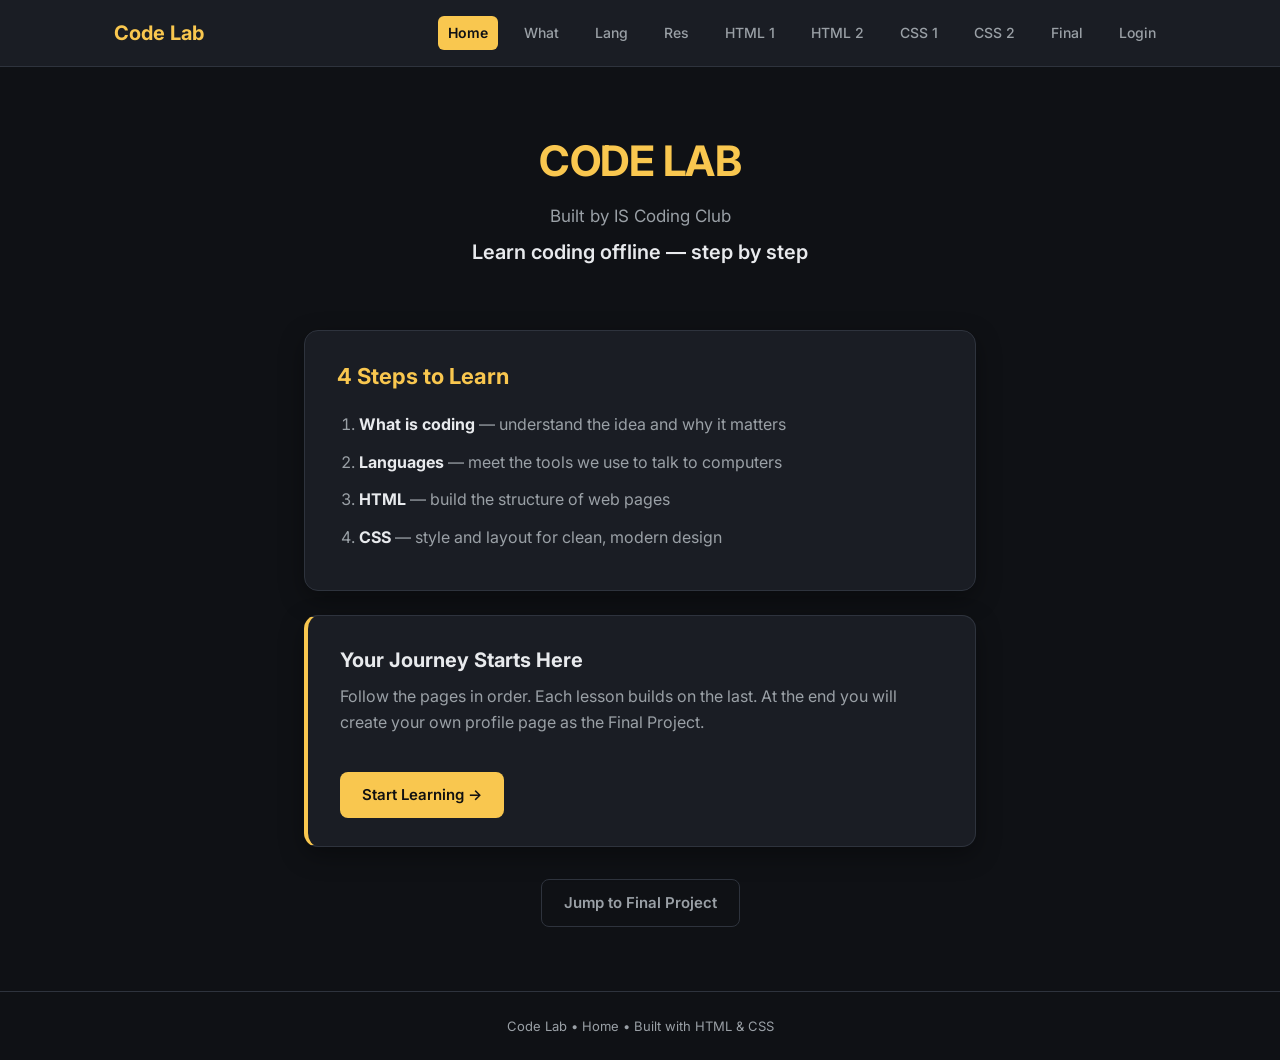
<file: index.html>
<!DOCTYPE html>
<html lang="en">
<head>
  <meta charset="UTF-8">
  <meta name="viewport" content="width=device-width, initial-scale=1.0">
  <title>Home • Code Lab</title>
  <link rel="stylesheet" href="style.css">
  <link rel="preconnect" href="https://fonts.googleapis.com">
  <link rel="preconnect" href="https://fonts.gstatic.com" crossorigin>
  <link href="https://fonts.googleapis.com/css2?family=Inter:wght@400;500;600;700&display=swap" rel="stylesheet">
  <style>
    .hero-home {
      text-align: center;
      padding: 20px 0 10px;
    }
    .hero-home h1 {
      font-size: 42px;
      color: var(--accent);
      margin-bottom: 8px;
      letter-spacing: -0.5px;
    }
    .hero-home .subtitle {
      color: var(--text-muted);
      font-size: 17px;
      margin-bottom: 6px;
    }
    .hero-home .tagline {
      color: var(--text);
      font-size: 20px;
      font-weight: 600;
      margin-bottom: 28px;
    }
    .steps-card ol {
      padding-left: 22px;
      color: var(--text);
    }
    .steps-card li {
      margin-bottom: 12px;
      font-size: 16px;
      color: var(--text-muted);
    }
    .steps-card li strong {
      color: var(--text);
    }
    .cta-row {
      text-align: center;
      margin-top: 8px;
    }
  </style>
</head>
<body>
  <header class="site-header">
    <nav class="nav">
      <div class="nav-brand">Code Lab</div>
      <div class="nav-links">
        <a class="active" href="index.html">Home</a>
        <a href="what-is-coding.html">What</a>
        <a href="languages.html">Lang</a>
        <a href="resources.html">Res</a>
        <a href="html-1.html">HTML 1</a>
        <a href="html-2.html">HTML 2</a>
        <a href="css-1.html">CSS 1</a>
        <a href="css-2.html">CSS 2</a>
        <a href="final.html">Final</a>
        <a href="account.html">Login</a>
      </div>
    </nav>
  </header>

  <main class="container">
    <section class="hero-home">
      <h1>CODE LAB</h1>
      <p class="subtitle">Built by IS Coding Club</p>
      <p class="tagline">Learn coding offline — step by step</p>
    </section>

    <section class="card card-dark steps-card">
      <h2 style="color: var(--accent); font-size: 22px; margin-bottom: 18px;">4 Steps to Learn</h2>
      <ol>
        <li><strong>What is coding</strong> — understand the idea and why it matters</li>
        <li><strong>Languages</strong> — meet the tools we use to talk to computers</li>
        <li><strong>HTML</strong> — build the structure of web pages</li>
        <li><strong>CSS</strong> — style and layout for clean, modern design</li>
      </ol>
    </section>

    <section class="card card-accent">
      <h2 style="font-size: 20px; margin-bottom: 8px;">Your Journey Starts Here</h2>
      <p style="color: var(--text-muted); margin-bottom: 16px;">Follow the pages in order. Each lesson builds on the last. At the end you will create your own profile page as the Final Project.</p>
      <a href="what-is-coding.html" class="btn btn-primary">Start Learning →</a>
    </section>

    <div class="cta-row actions">
      <a href="final.html" class="btn btn-secondary">Jump to Final Project</a>
    </div>
  </main>

  <footer class="site-footer">
    <p>Code Lab • Home • Built with HTML & CSS</p>
  </footer>
</body>
</html>
</file>
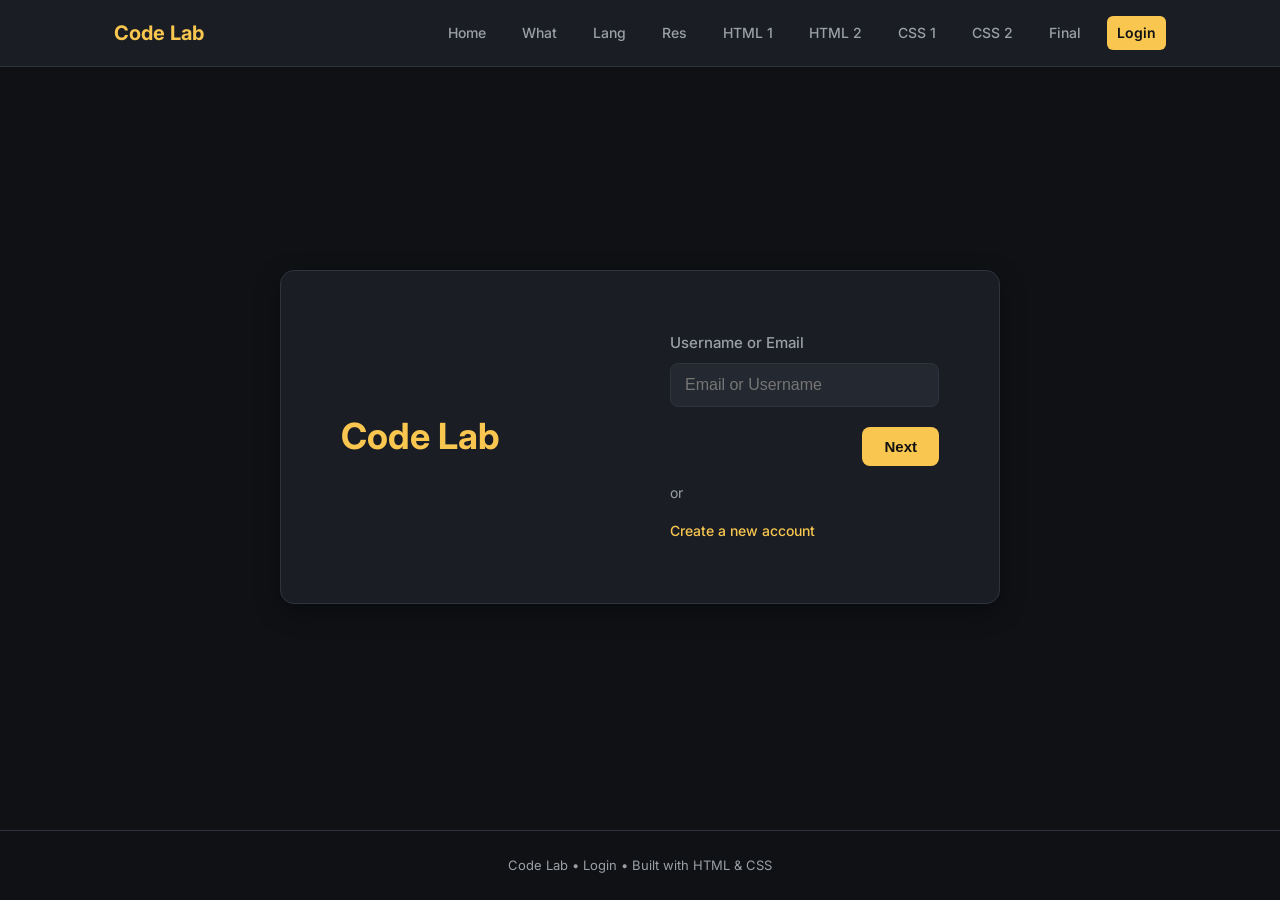
<file: account.html>
<!DOCTYPE html>
<html lang="en">
<head>
  <meta charset="UTF-8">
  <meta name="viewport" content="width=device-width, initial-scale=1.0">
  <title>Login • Code Lab</title>
  <link rel="stylesheet" href="style.css">
  <link rel="preconnect" href="https://fonts.googleapis.com">
  <link rel="preconnect" href="https://fonts.gstatic.com" crossorigin>
  <link href="https://fonts.googleapis.com/css2?family=Inter:wght@400;500;600;700&display=swap" rel="stylesheet">
  <style>
    main.login-main {
      flex: 1;
      display: flex;
      align-items: center;
      justify-content: center;
      padding: 40px 24px 64px;
      width: 100%;
    }
    .login-container {
      display: flex;
      flex-direction: row;
      background: var(--surface);
      border: 1px solid var(--border);
      box-shadow: var(--shadow);
      border-radius: var(--radius);
      padding: 40px;
      width: 100%;
      max-width: 720px;
      gap: 20px;
    }
    .login-left {
      flex: 1;
      display: flex;
      flex-direction: column;
      justify-content: center;
      padding: 20px;
      font-size: 36px;
      font-weight: 700;
      color: var(--accent);
    }
    .login-right {
      flex: 1;
      display: flex;
      flex-direction: column;
      justify-content: flex-start;
      padding: 20px;
    }
    .login-form {
      display: flex;
      flex-direction: column;
      gap: 16px;
    }
    .field {
      display: flex;
      flex-direction: column;
      gap: 8px;
    }
    .field label {
      font-size: 15px;
      color: var(--text-muted);
      font-weight: 500;
    }
    .field input {
      padding: 12px 14px;
      font-size: 16px;
      background: var(--surface-2);
      border-radius: 8px;
      border: 1px solid var(--border);
      width: 100%;
      color: var(--text);
      transition: border-color 0.2s ease;
    }
    .field input:focus {
      outline: none;
      border-color: var(--accent);
    }
    .login-form .btn {
      align-self: flex-end;
      margin-top: 4px;
    }
    .or-text {
      color: var(--text-muted);
      font-size: 14px;
      text-align: left;
    }
    .create-link {
      color: var(--accent);
      text-decoration: none;
      font-size: 14px;
      font-weight: 500;
    }
    .create-link:hover {
      text-decoration: underline;
    }
    @media (max-width: 640px) {
      .login-container {
        flex-direction: column;
        padding: 28px 24px;
      }
      .login-left {
        font-size: 28px;
        padding: 0 0 8px;
      }
      .login-right {
        padding: 0;
      }
    }
  </style>
</head>
<body>
  <header class="site-header">
    <nav class="nav">
      <div class="nav-brand">Code Lab</div>
      <div class="nav-links">
        <a href="index.html">Home</a>
        <a href="what-is-coding.html">What</a>
        <a href="languages.html">Lang</a>
        <a href="resources.html">Res</a>
        <a href="html-1.html">HTML 1</a>
        <a href="html-2.html">HTML 2</a>
        <a href="css-1.html">CSS 1</a>
        <a href="css-2.html">CSS 2</a>
        <a href="final.html">Final</a>
        <a class="active" href="account.html">Login</a>
      </div>
    </nav>
  </header>

  <main class="login-main">
    <div class="login-container">
      <div class="login-left">Code Lab</div>
      <div class="login-right">
        <form class="login-form" action="pass.html" method="get">
          <div class="field">
            <label for="login-user">Username or Email</label>
            <input type="text" name="username" id="login-user" placeholder="Email or Username" required>
          </div>
          <button type="submit" class="btn btn-primary">Next</button>
          <span class="or-text">or</span>
          <a href="#" class="create-link">Create a new account</a>
        </form>
      </div>
    </div>
  </main>

  <footer class="site-footer">
    <p>Code Lab • Login • Built with HTML & CSS</p>
  </footer>
</body>
</html>
</file>
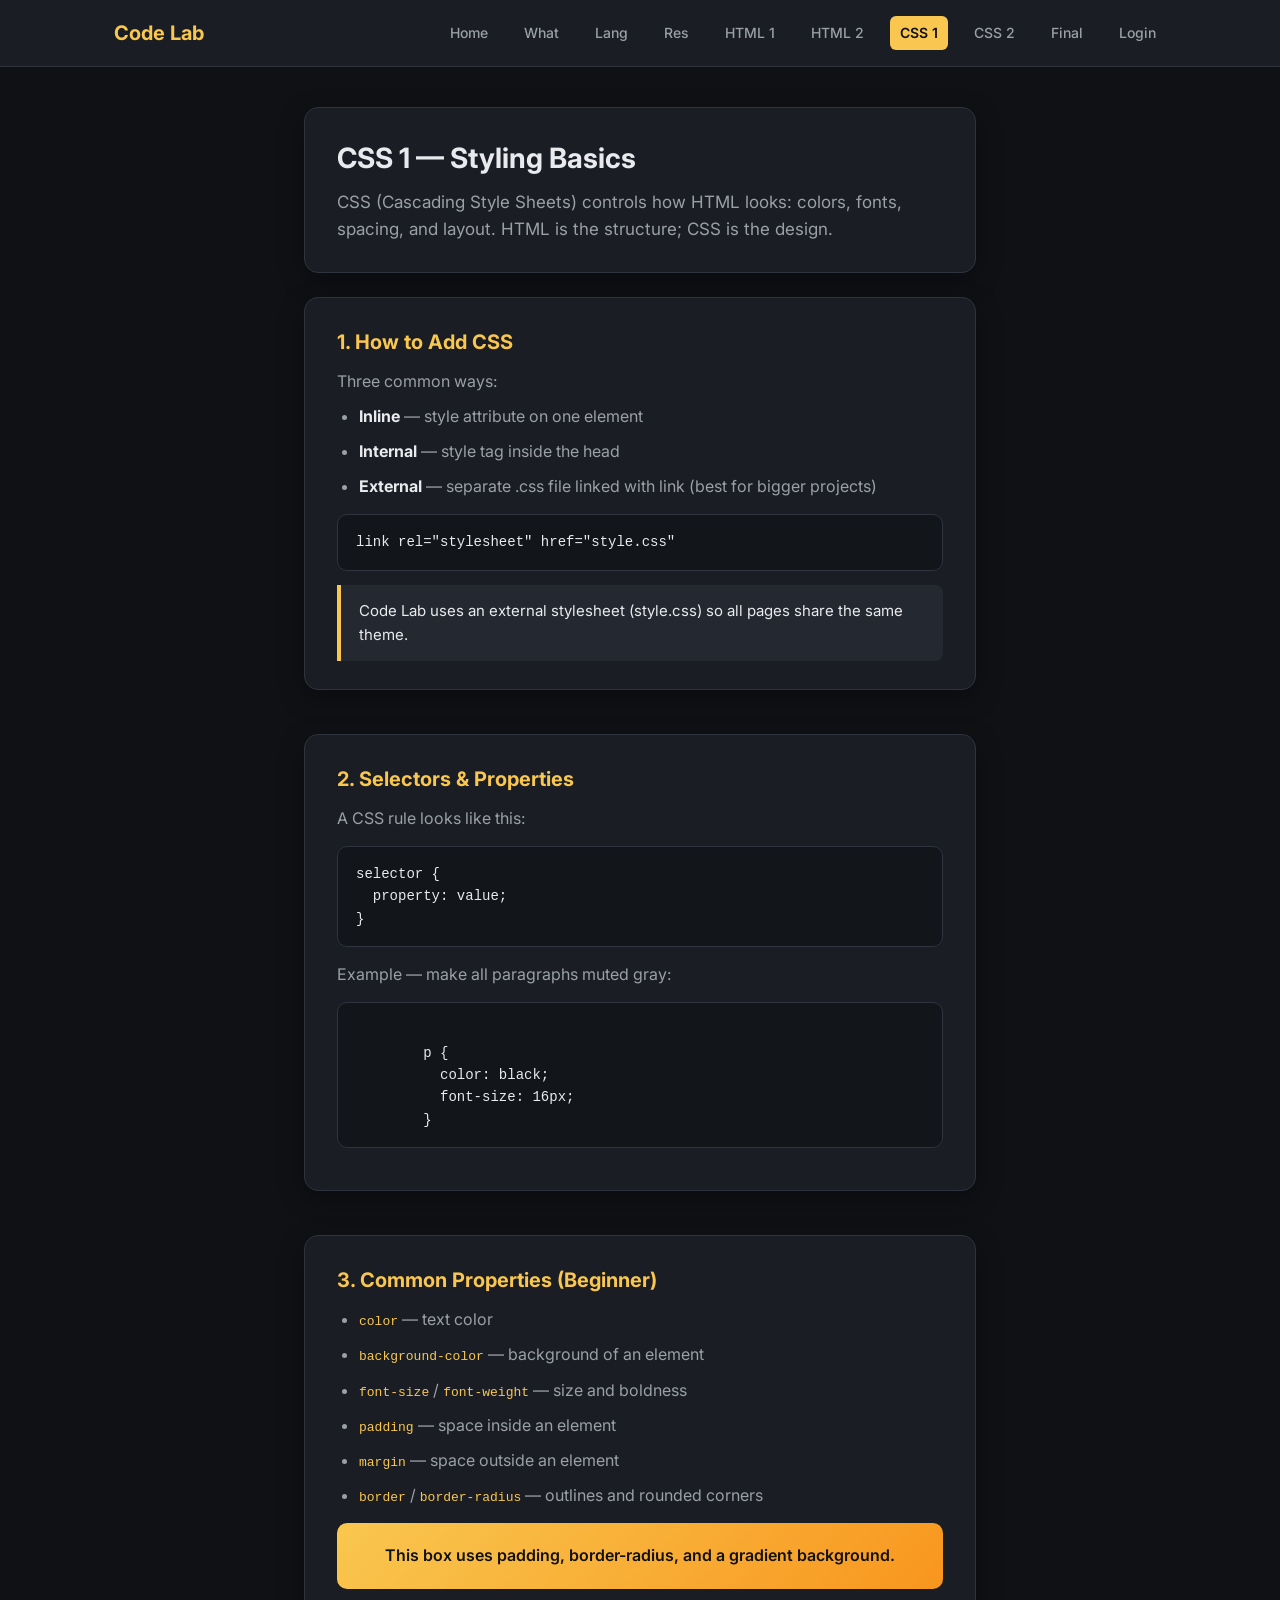
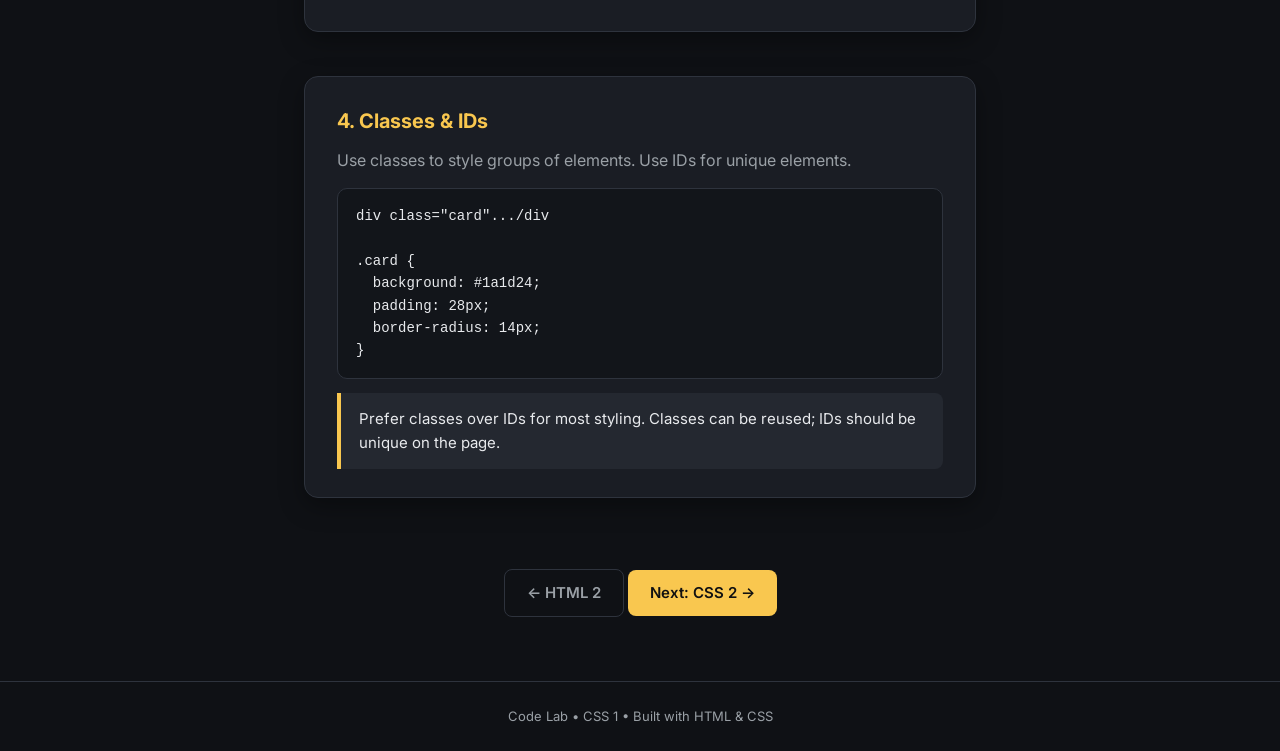
<file: css-1.html>
<!DOCTYPE html>
<html lang="en">
<head>
  <meta charset="UTF-8">
  <meta name="viewport" content="width=device-width, initial-scale=1.0">
  <title>CSS 1 • Code Lab</title>
  <link rel="stylesheet" href="style.css">
  <link rel="preconnect" href="https://fonts.googleapis.com">
  <link rel="preconnect" href="https://fonts.gstatic.com" crossorigin>
  <link href="https://fonts.googleapis.com/css2?family=Inter:wght@400;500;600;700&display=swap" rel="stylesheet">
  <style>
    .lesson {
      background: var(--surface);
      border: 1px solid var(--border);
      border-radius: var(--radius);
      padding: 28px 32px;
      box-shadow: var(--shadow);
      margin-bottom: 20px;
    }
    .lesson h2 {
      color: var(--accent);
      font-size: 20px;
      margin-bottom: 10px;
    }
    .lesson p, .lesson li {
      color: var(--text-muted);
      line-height: 1.7;
      margin-bottom: 8px;
    }
    .lesson ul {
      padding-left: 22px;
    }
    .code-box {
      background: #12151a;
      border: 1px solid var(--border);
      border-radius: 10px;
      padding: 16px 18px;
      font-family: 'Courier New', Courier, monospace;
      font-size: 14px;
      color: #e8eaed;
      overflow-x: auto;
      margin: 14px 0;
      line-height: 1.6;
      white-space: pre-wrap;
    }
    .demo-box {
      background: var(--surface-2);
      border: 1px solid var(--border);
      border-radius: 10px;
      padding: 20px;
      margin: 14px 0;
      text-align: center;
    }
    .demo-box.example {
      background: linear-gradient(135deg, #f9c74f, #f8961e);
      color: #111;
      font-weight: 600;
      border: none;
    }
    .tip {
      background: var(--surface-2);
      border-left: 4px solid var(--accent);
      padding: 14px 18px;
      border-radius: 0 8px 8px 0;
      margin-top: 14px;
      color: var(--text);
      font-size: 15px;
    }
  </style>
</head>
<body>
  <header class="site-header">
    <nav class="nav">
      <div class="nav-brand">Code Lab</div>
      <div class="nav-links">
        <a href="index.html">Home</a>
        <a href="what-is-coding.html">What</a>
        <a href="languages.html">Lang</a>
        <a href="resources.html">Res</a>
        <a href="html-1.html">HTML 1</a>
        <a href="html-2.html">HTML 2</a>
        <a class="active" href="css-1.html">CSS 1</a>
        <a href="css-2.html">CSS 2</a>
        <a href="final.html">Final</a>
        <a href="account.html">Login</a>
      </div>
    </nav>
  </header>

  <main class="container">
    <section class="card card-dark">
      <h1>CSS 1 — Styling Basics</h1>
      <p class="lead">CSS (Cascading Style Sheets) controls how HTML looks: colors, fonts, spacing, and layout. HTML is the structure; CSS is the design.</p>
    </section>

    <section class="lesson">
      <h2>1. How to Add CSS</h2>
      <p>Three common ways:</p>
      <ul>
        <li><strong style="color: var(--text);">Inline</strong> — style attribute on one element</li>
        <li><strong style="color: var(--text);">Internal</strong> — style tag inside the head</li>
        <li><strong style="color: var(--text);">External</strong> — separate .css file linked with link (best for bigger projects)</li>
      </ul>
      <div class="code-box">link rel="stylesheet" href="style.css"</div>
      <div class="tip">Code Lab uses an external stylesheet (style.css) so all pages share the same theme.</div>
    </section>

    <section class="lesson">
      <h2>2. Selectors & Properties</h2>
      <p>A CSS rule looks like this:</p>
      <div class="code-box">selector {
  property: value;
}</div>
      <p>Example — make all paragraphs muted gray:</p>
      <div class="code-box">
        p {
          color: black;
          font-size: 16px;
        }
</div>
    </section>

    <section class="lesson">
      <h2>3. Common Properties (Beginner)</h2>
      <ul>
        <li><code style="color: var(--accent);">color</code> — text color</li>
        <li><code style="color: var(--accent);">background-color</code> — background of an element</li>
        <li><code style="color: var(--accent);">font-size</code> / <code style="color: var(--accent);">font-weight</code> — size and boldness</li>
        <li><code style="color: var(--accent);">padding</code> — space inside an element</li>
        <li><code style="color: var(--accent);">margin</code> — space outside an element</li>
        <li><code style="color: var(--accent);">border</code> / <code style="color: var(--accent);">border-radius</code> — outlines and rounded corners</li>
      </ul>
      <div class="demo-box example">
        This box uses padding, border-radius, and a gradient background.
      </div>
    </section>

    <section class="lesson">
      <h2>4. Classes & IDs</h2>
      <p>Use classes to style groups of elements. Use IDs for unique elements.</p>
      <div class="code-box">div class="card".../div

.card {
  background: #1a1d24;
  padding: 28px;
  border-radius: 14px;
}</div>
      <div class="tip">Prefer classes over IDs for most styling. Classes can be reused; IDs should be unique on the page.</div>
    </section>

    <div class="actions">
      <a href="html-2.html" class="btn btn-secondary">← HTML 2</a>
      <a href="css-2.html" class="btn btn-primary">Next: CSS 2 →</a>
    </div>
  </main>

  <footer class="site-footer">
    <p>Code Lab • CSS 1 • Built with HTML & CSS</p>
  </footer>
</body>
</html>
</file>
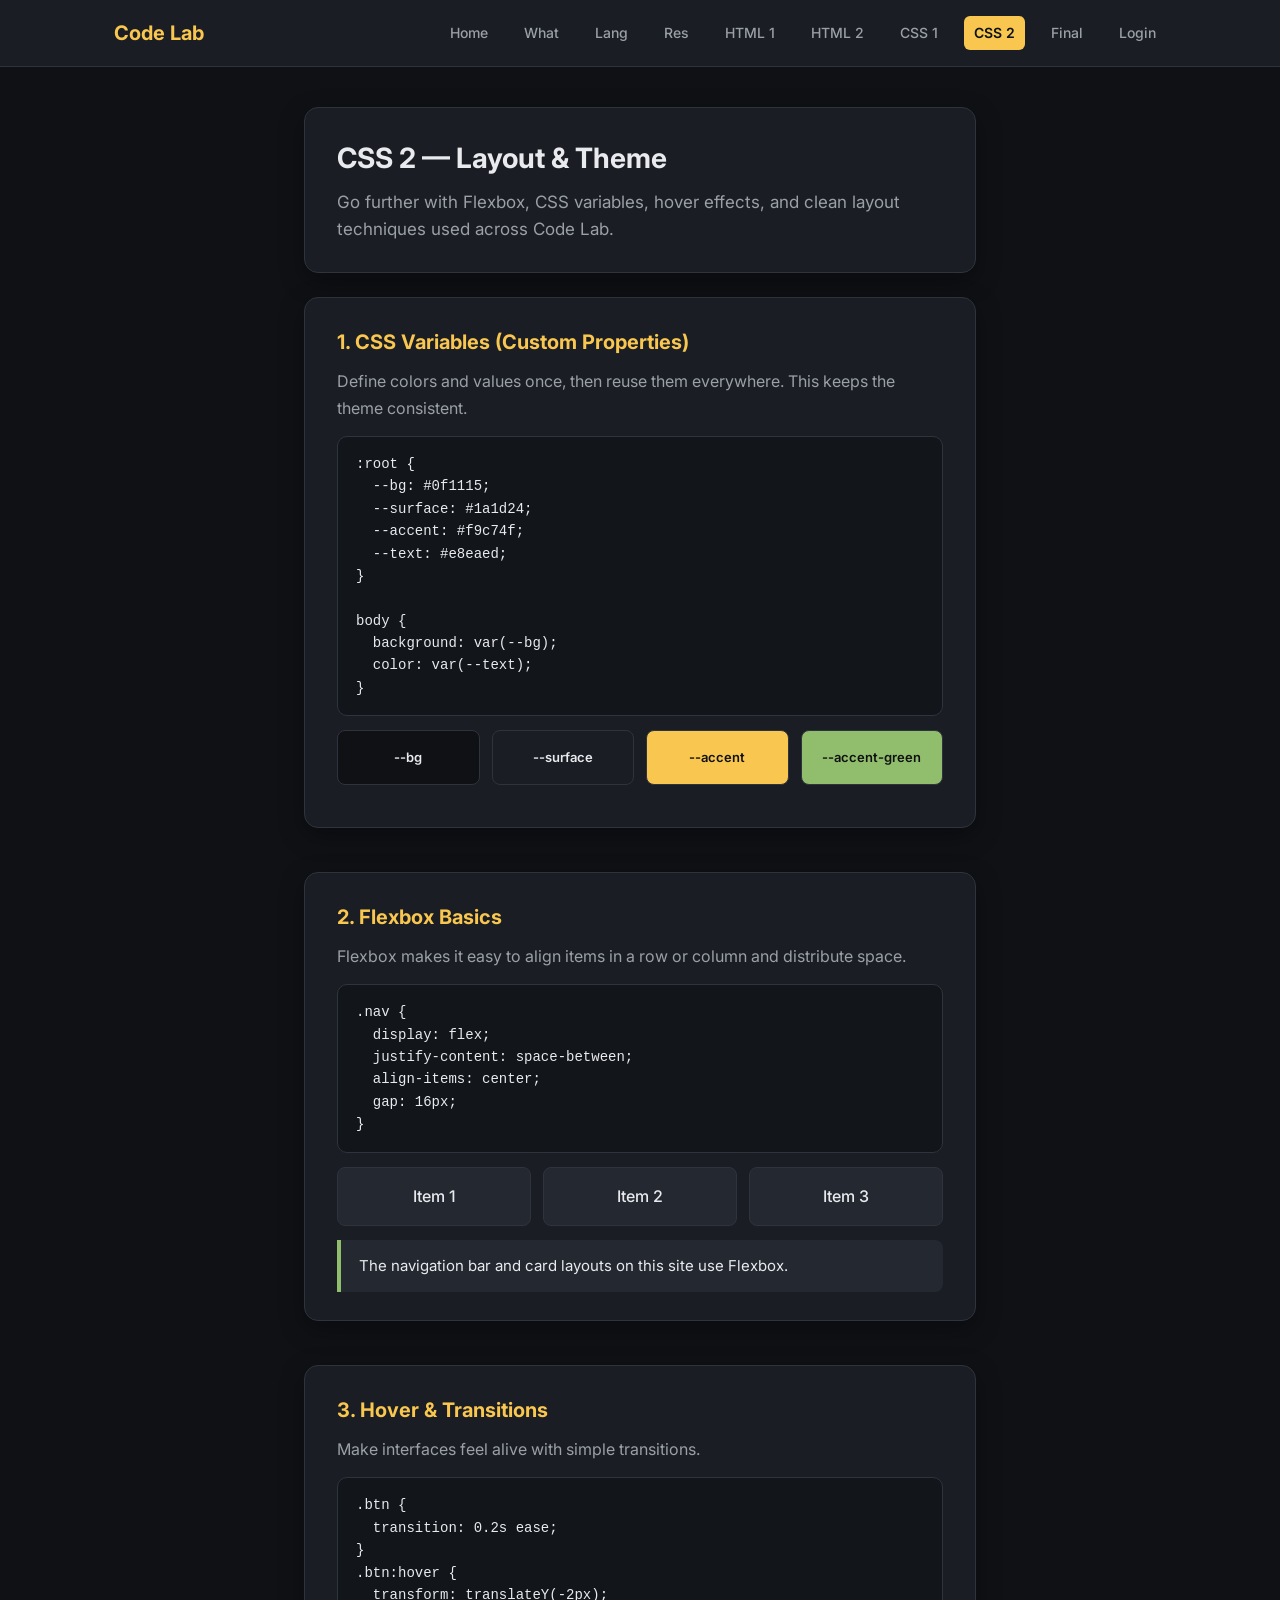
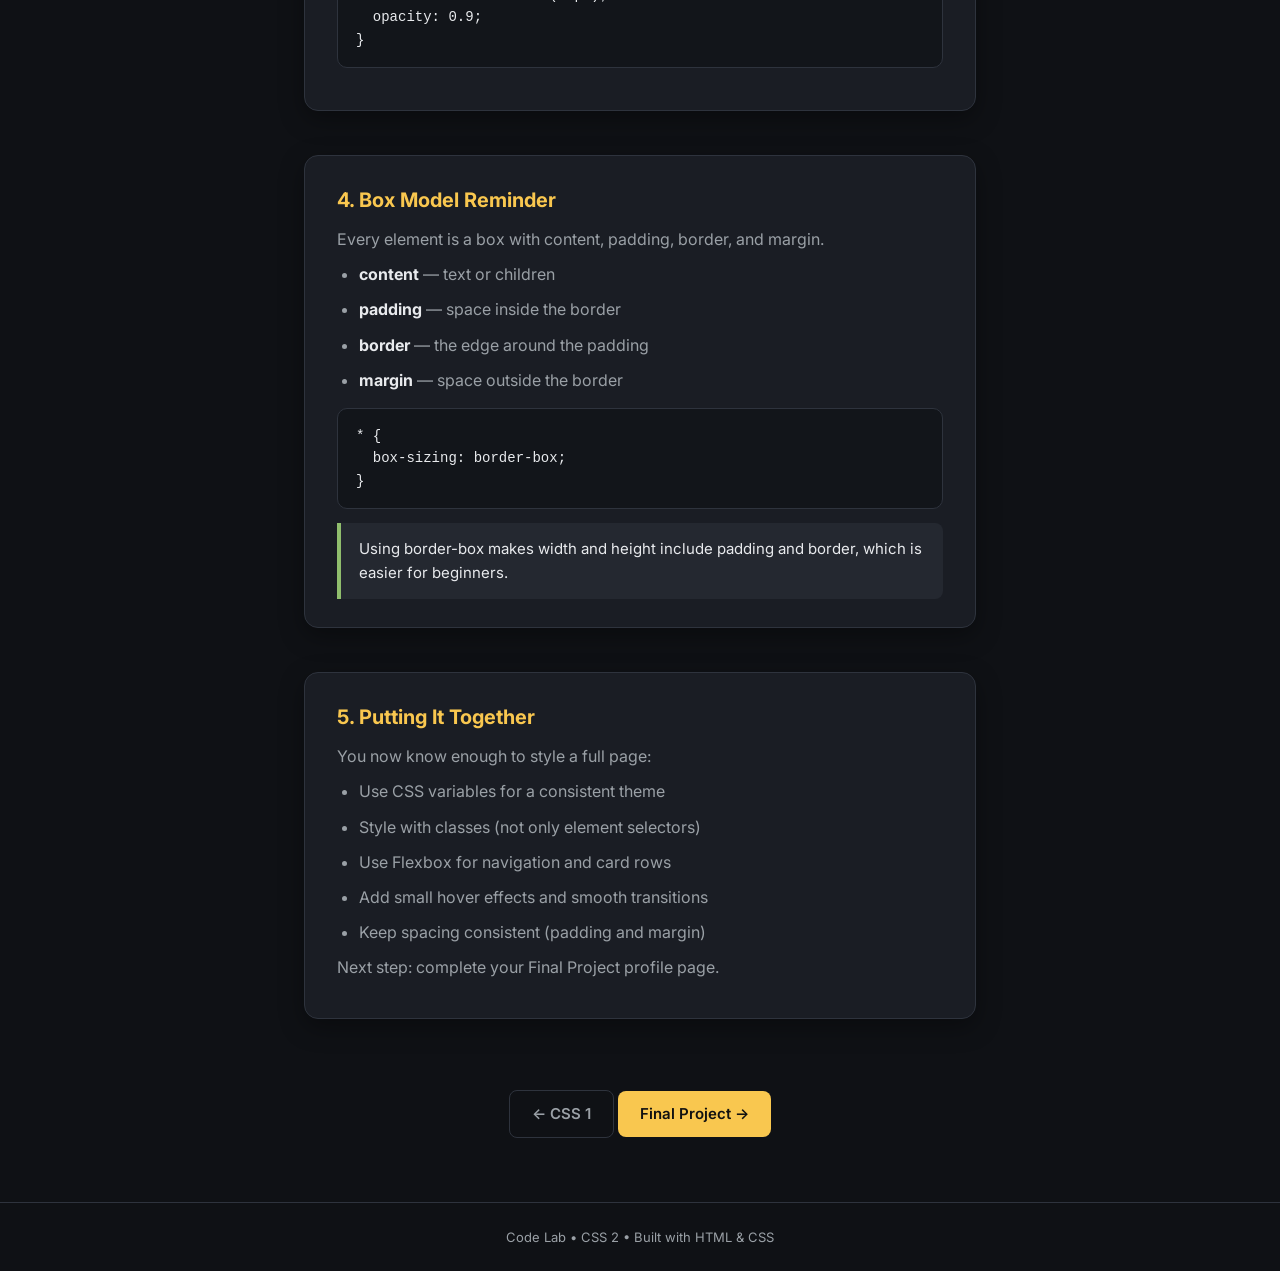
<file: css-2.html>
<!DOCTYPE html>
<html lang="en">
<head>
  <meta charset="UTF-8">
  <meta name="viewport" content="width=device-width, initial-scale=1.0">
  <title>CSS 2 • Code Lab</title>
  <link rel="stylesheet" href="style.css">
  <link rel="preconnect" href="https://fonts.googleapis.com">
  <link rel="preconnect" href="https://fonts.gstatic.com" crossorigin>
  <link href="https://fonts.googleapis.com/css2?family=Inter:wght@400;500;600;700&display=swap" rel="stylesheet">
  <style>
    .lesson {
      background: var(--surface);
      border: 1px solid var(--border);
      border-radius: var(--radius);
      padding: 28px 32px;
      box-shadow: var(--shadow);
      margin-bottom: 20px;
    }
    .lesson h2 {
      color: var(--accent);
      font-size: 20px;
      margin-bottom: 10px;
    }
    .lesson p, .lesson li {
      color: var(--text-muted);
      line-height: 1.7;
      margin-bottom: 8px;
    }
    .lesson ul {
      padding-left: 22px;
    }
    .code-box {
      background: #12151a;
      border: 1px solid var(--border);
      border-radius: 10px;
      padding: 16px 18px;
      font-family: 'Courier New', Courier, monospace;
      font-size: 14px;
      color: #e8eaed;
      overflow-x: auto;
      margin: 14px 0;
      line-height: 1.6;
      white-space: pre-wrap;
    }
    .flex-demo {
      display: flex;
      gap: 12px;
      flex-wrap: wrap;
      margin: 14px 0;
    }
    .flex-item {
      background: var(--surface-2);
      border: 1px solid var(--border);
      border-radius: 8px;
      padding: 16px 20px;
      flex: 1;
      min-width: 100px;
      text-align: center;
      color: var(--text);
      font-weight: 500;
    }
    .tip {
      background: var(--surface-2);
      border-left: 4px solid var(--accent-green);
      padding: 14px 18px;
      border-radius: 0 8px 8px 0;
      margin-top: 14px;
      color: var(--text);
      font-size: 15px;
    }
    .vars-box {
      display: grid;
      grid-template-columns: repeat(auto-fit, minmax(140px, 1fr));
      gap: 12px;
      margin: 14px 0;
    }
    .var-swatch {
      border-radius: 8px;
      padding: 16px;
      text-align: center;
      font-size: 13px;
      font-weight: 600;
      border: 1px solid var(--border);
    }
  </style>
</head>
<body>
  <header class="site-header">
    <nav class="nav">
      <div class="nav-brand">Code Lab</div>
      <div class="nav-links">
        <a href="index.html">Home</a>
        <a href="what-is-coding.html">What</a>
        <a href="languages.html">Lang</a>
        <a href="resources.html">Res</a>
        <a href="html-1.html">HTML 1</a>
        <a href="html-2.html">HTML 2</a>
        <a href="css-1.html">CSS 1</a>
        <a class="active" href="css-2.html">CSS 2</a>
        <a href="final.html">Final</a>
        <a href="account.html">Login</a>
      </div>
    </nav>
  </header>

  <main class="container">
    <section class="card card-dark">
      <h1>CSS 2 — Layout &amp; Theme</h1>
      <p class="lead">Go further with Flexbox, CSS variables, hover effects, and clean layout techniques used across Code Lab.</p>
    </section>

    <section class="lesson">
      <h2>1. CSS Variables (Custom Properties)</h2>
      <p>Define colors and values once, then reuse them everywhere. This keeps the theme consistent.</p>
      <div class="code-box">:root {
  --bg: #0f1115;
  --surface: #1a1d24;
  --accent: #f9c74f;
  --text: #e8eaed;
}

body {
  background: var(--bg);
  color: var(--text);
}</div>
      <div class="vars-box">
        <div class="var-swatch" style="background:#0f1115; color:#e8eaed;">--bg</div>
        <div class="var-swatch" style="background:#1a1d24; color:#e8eaed;">--surface</div>
        <div class="var-swatch" style="background:#f9c74f; color:#111;">--accent</div>
        <div class="var-swatch" style="background:#90be6d; color:#111;">--accent-green</div>
      </div>
    </section>

    <section class="lesson">
      <h2>2. Flexbox Basics</h2>
      <p>Flexbox makes it easy to align items in a row or column and distribute space.</p>
      <div class="code-box">.nav {
  display: flex;
  justify-content: space-between;
  align-items: center;
  gap: 16px;
}</div>
      <div class="flex-demo">
        <div class="flex-item">Item 1</div>
        <div class="flex-item">Item 2</div>
        <div class="flex-item">Item 3</div>
      </div>
      <div class="tip">The navigation bar and card layouts on this site use Flexbox.</div>
    </section>

    <section class="lesson">
      <h2>3. Hover & Transitions</h2>
      <p>Make interfaces feel alive with simple transitions.</p>
      <div class="code-box">.btn {
  transition: 0.2s ease;
}
.btn:hover {
  transform: translateY(-2px);
  opacity: 0.9;
}
</div>
    </section>

    <section class="lesson">
      <h2>4. Box Model Reminder</h2>
      <p>Every element is a box with content, padding, border, and margin.</p>
      <ul>
        <li><strong style="color: var(--text);">content</strong> — text or children</li>
        <li><strong style="color: var(--text);">padding</strong> — space inside the border</li>
        <li><strong style="color: var(--text);">border</strong> — the edge around the padding</li>
        <li><strong style="color: var(--text);">margin</strong> — space outside the border</li>
      </ul>
      <div class="code-box">* {
  box-sizing: border-box;
}</div>
      <div class="tip">Using border-box makes width and height include padding and border, which is easier for beginners.</div>
    </section>

    <section class="lesson">
      <h2>5. Putting It Together</h2>
      <p>You now know enough to style a full page:</p>
      <ul>
        <li>Use CSS variables for a consistent theme</li>
        <li>Style with classes (not only element selectors)</li>
        <li>Use Flexbox for navigation and card rows</li>
        <li>Add small hover effects and smooth transitions</li>
        <li>Keep spacing consistent (padding and margin)</li>
      </ul>
      <p>Next step: complete your Final Project profile page.</p>
    </section>

    <div class="actions">
      <a href="css-1.html" class="btn btn-secondary">← CSS 1</a>
      <a href="final.html" class="btn btn-primary">Final Project →</a>
    </div>
  </main>

  <footer class="site-footer">
    <p>Code Lab • CSS 2 • Built with HTML & CSS</p>
  </footer>
</body>
</html>
</file>
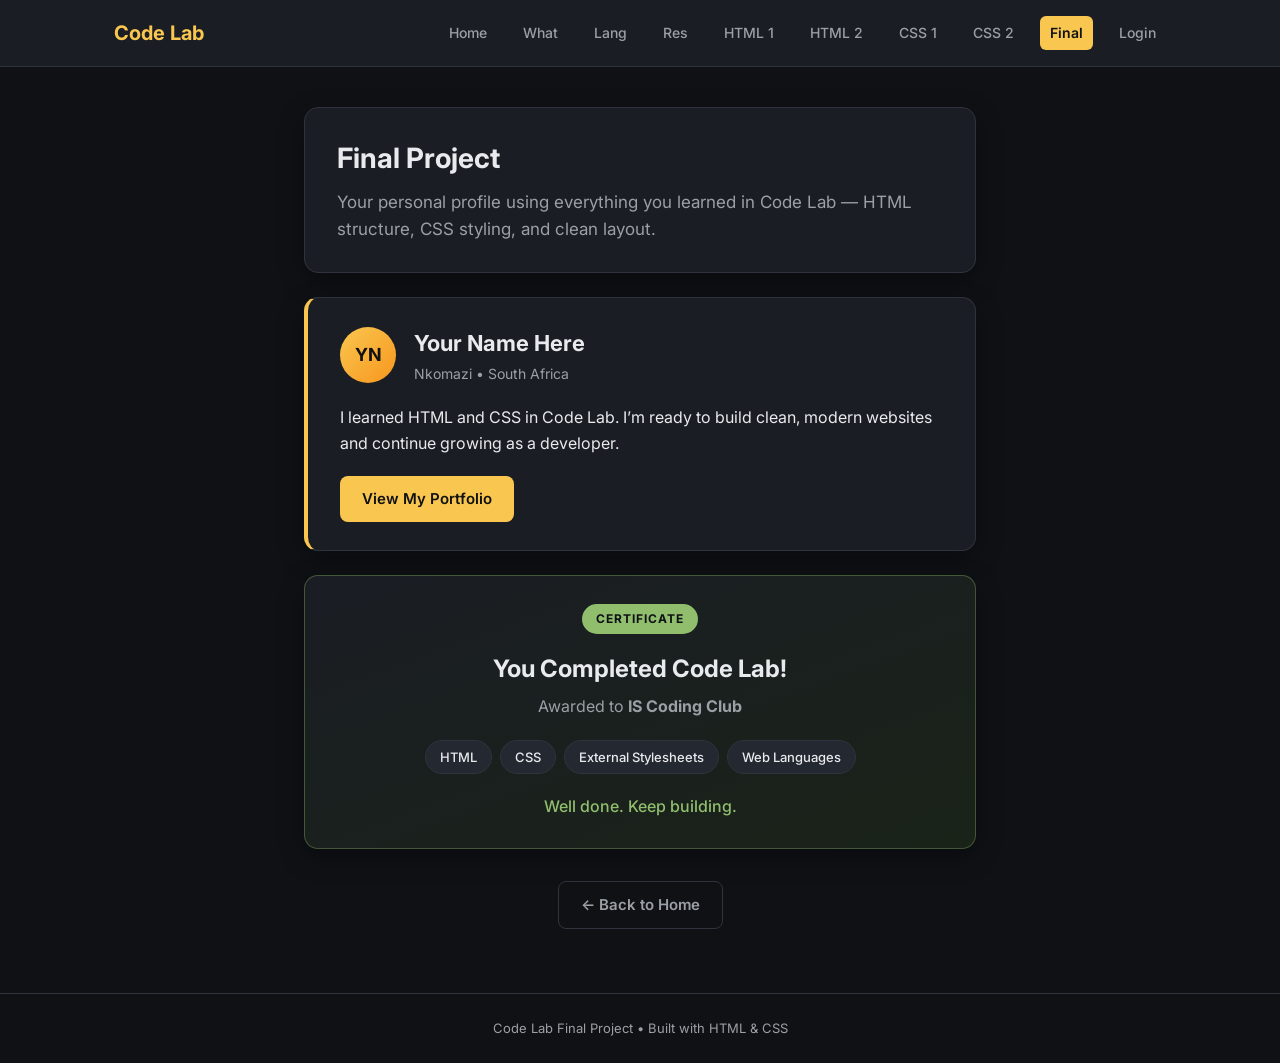
<file: final.html>
<!DOCTYPE html>
<html lang="en">
<head>
  <meta charset="UTF-8">
  <meta name="viewport" content="width=device-width, initial-scale=1.0">
  <title>Final Project • Code Lab</title>
  <link rel="stylesheet" href="style.css">
  <link rel="preconnect" href="https://fonts.googleapis.com">
  <link rel="preconnect" href="https://fonts.gstatic.com" crossorigin>
  <link href="https://fonts.googleapis.com/css2?family=Inter:wght@400;500;600;700&display=swap" rel="stylesheet">
</head>
<body>
  <header class="site-header">
    <nav class="nav">
      <div class="nav-brand">Code Lab</div>
      <div class="nav-links">
        <a href="index.html">Home</a>
        <a href="what-is-coding.html">What</a>
        <a href="languages.html">Lang</a>
        <a href="resources.html">Res</a>
        <a href="html-1.html">HTML 1</a>
        <a href="html-2.html">HTML 2</a>
        <a href="css-1.html">CSS 1</a>
        <a href="css-2.html">CSS 2</a>
        <a class="active" href="final.html">Final</a>
        <a href="account.html">Login</a>
      </div>
    </nav>
  </header>

  <main class="container">
    <section class="card card-dark">
      <h1>Final Project</h1>
      <p class="lead">Your personal profile using everything you learned in Code Lab — HTML structure, CSS styling, and clean layout.</p>
    </section>

    <section class="card card-accent">
      <div class="profile-header">
        <div class="avatar">YN</div>
        <div>
          <h2>Your Name Here</h2>
          <p class="location">Nkomazi • South Africa</p>
        </div>
      </div>
      <p>I learned HTML and CSS in Code Lab. I’m ready to build clean, modern websites and continue growing as a developer.</p>
      <a href="index.html" class="btn btn-primary">View My Portfolio</a>
    </section>

    <section class="card card-certificate">
      <div class="certificate-badge">Certificate</div>
      <h2>You Completed Code Lab!</h2>
      <p class="cert-for">Awarded to <strong>IS Coding Club</strong></p>
      <div class="skills">
        <span>HTML</span>
        <span>CSS</span>
        <span>External Stylesheets</span>
        <span>Web Languages</span>
      </div>
      <p class="congrats">Well done. Keep building.</p>
    </section>

    <div class="actions">
      <a href="index.html" class="btn btn-secondary">← Back to Home</a>
    </div>
  </main>

  <footer class="site-footer">
    <p>Code Lab Final Project • Built with HTML & CSS</p>
  </footer>
</body>
</html>
</file>
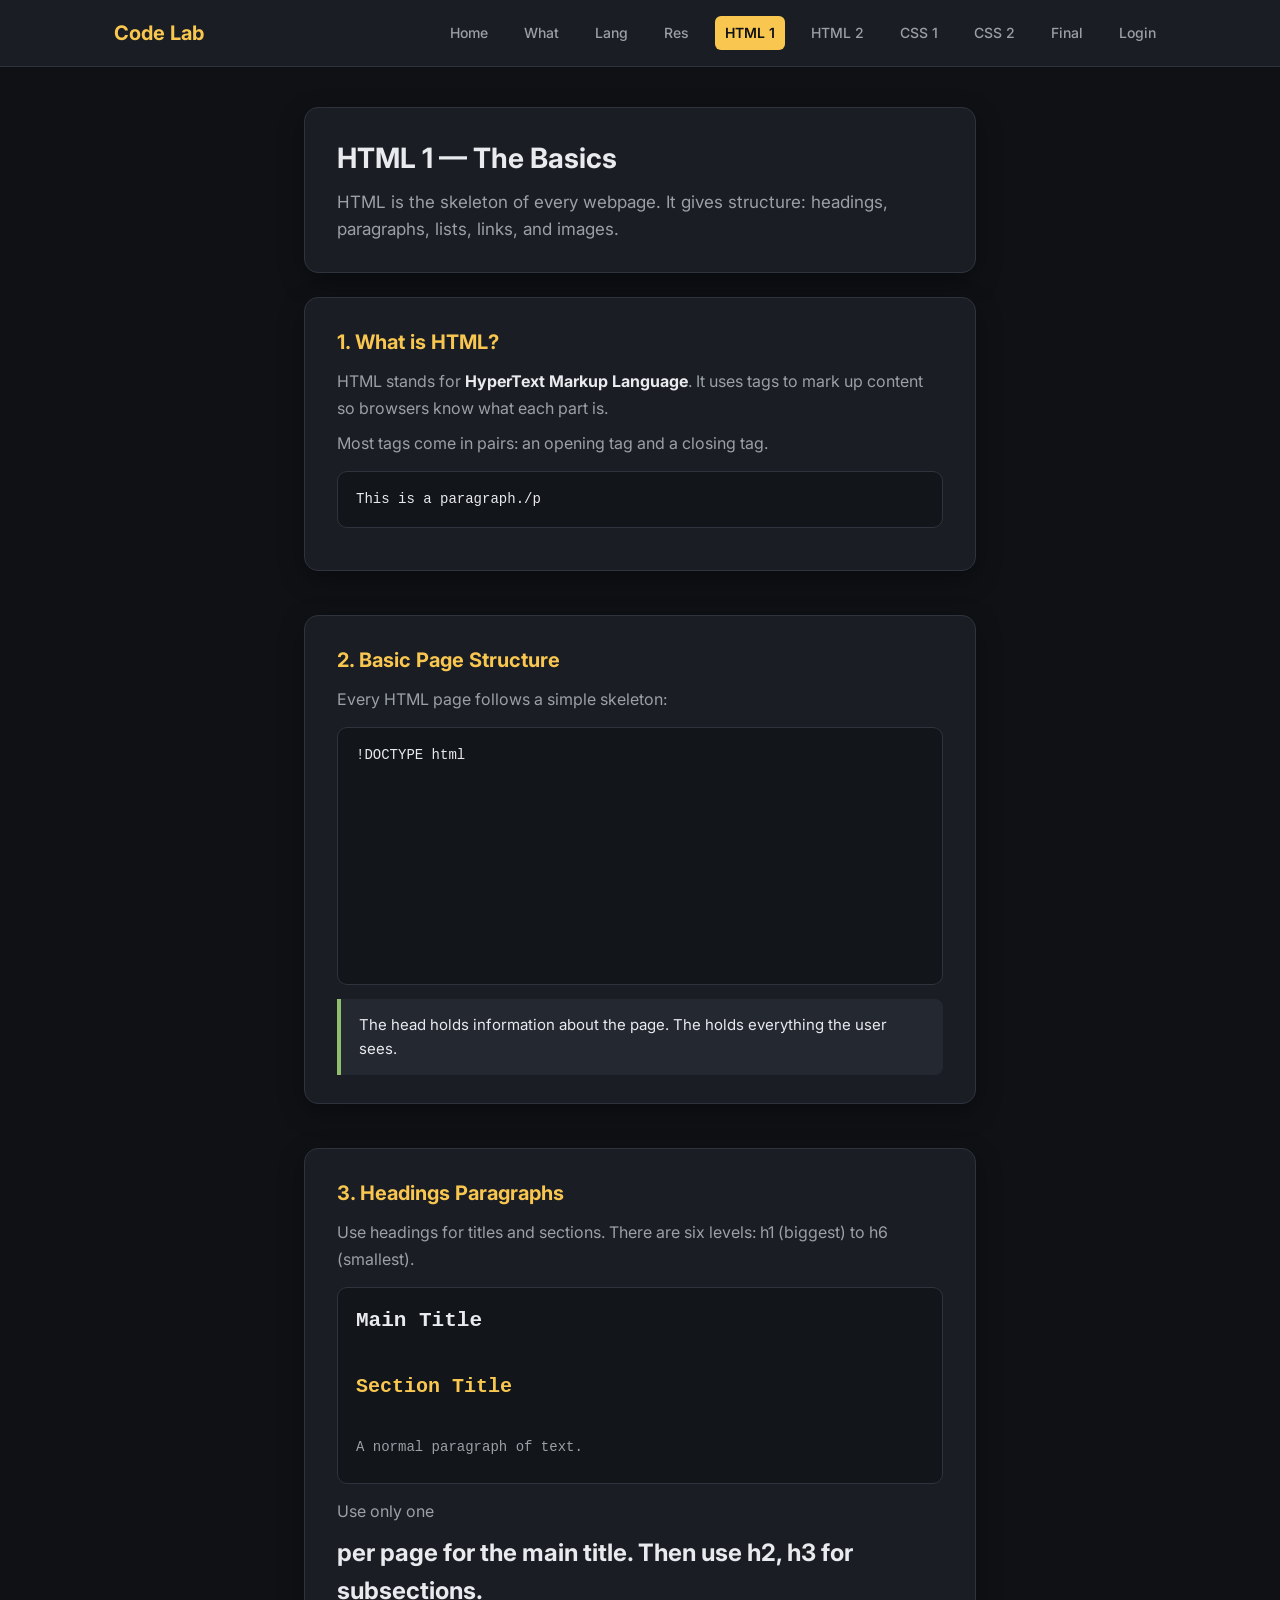
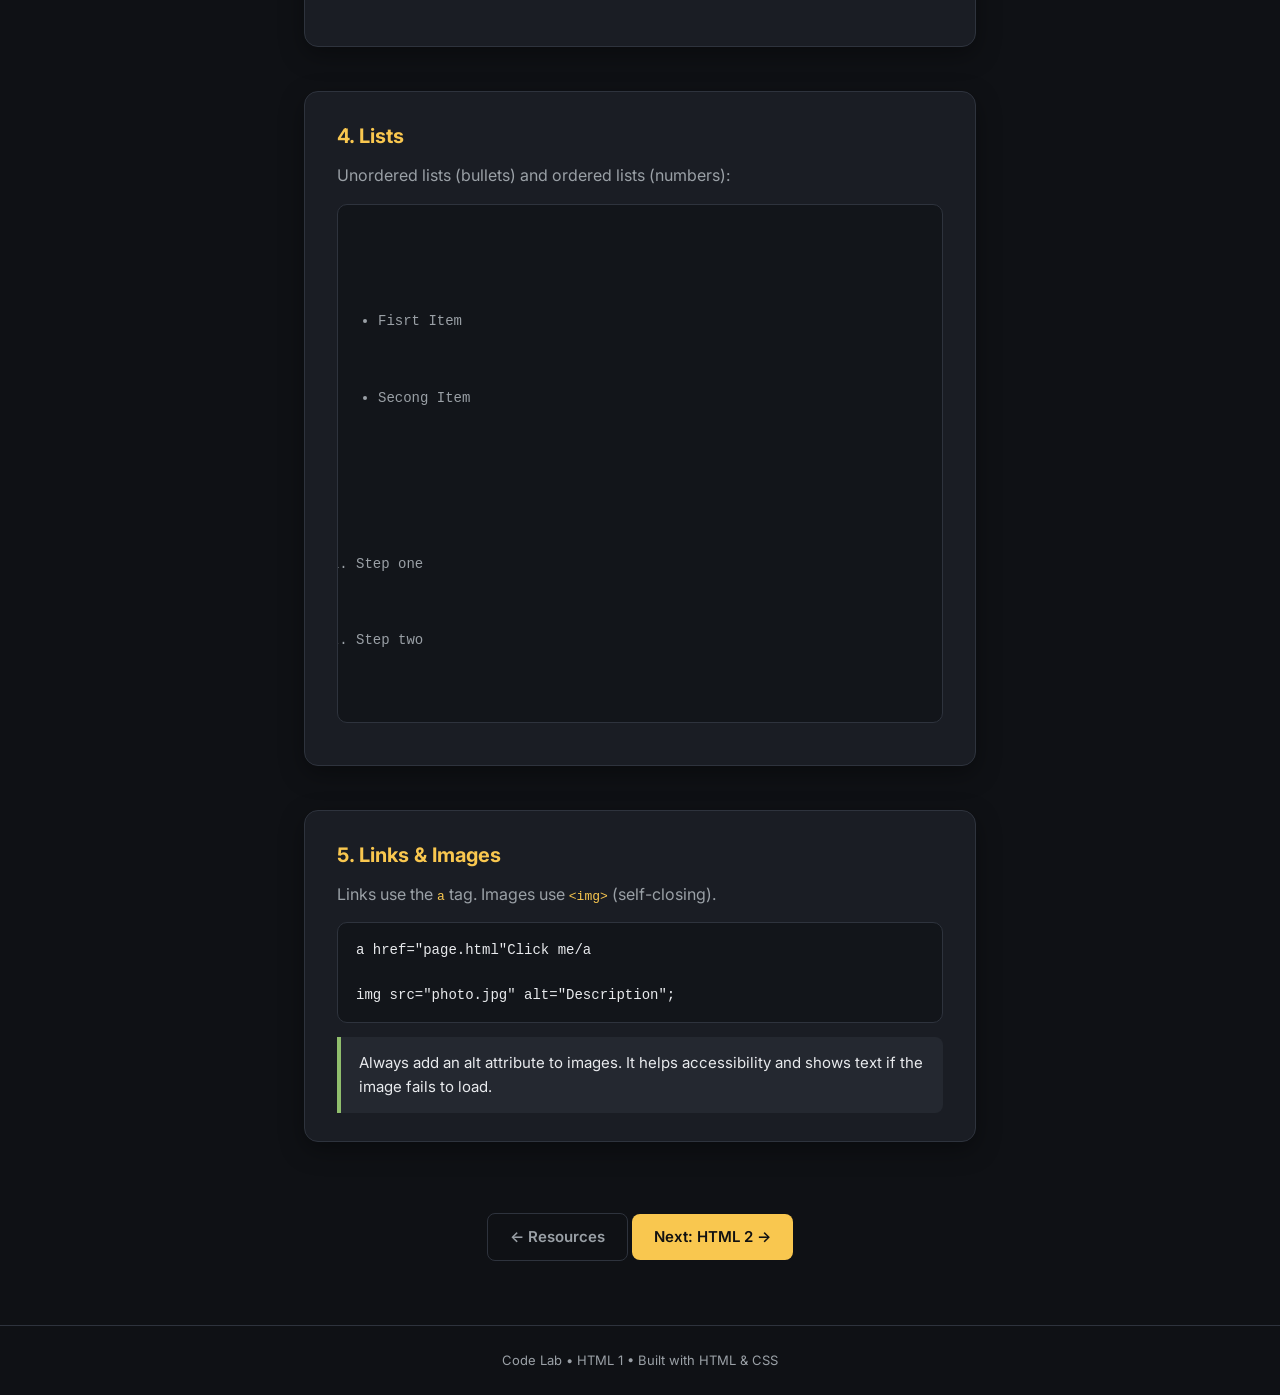
<file: html-1.html>
<!DOCTYPE html>
<html lang="en">
<head>
  <meta charset="UTF-8">
  <meta name="viewport" content="width=device-width, initial-scale=1.0">
  <title>HTML 1 • Code Lab</title>
  <link rel="stylesheet" href="style.css">
  <link rel="preconnect" href="https://fonts.googleapis.com">
  <link rel="preconnect" href="https://fonts.gstatic.com" crossorigin>
  <link href="https://fonts.googleapis.com/css2?family=Inter:wght@400;500;600;700&display=swap" rel="stylesheet">
  <style>
    .lesson {
      background: var(--surface);
      border: 1px solid var(--border);
      border-radius: var(--radius);
      padding: 28px 32px;
      box-shadow: var(--shadow);
      margin-bottom: 20px;
    }
    .lesson h2 {
      color: var(--accent);
      font-size: 20px;
      margin-bottom: 10px;
    }
    .lesson p, .lesson li {
      color: var(--text-muted);
      line-height: 1.7;
      margin-bottom: 8px;
    }
    .lesson ul {
      padding-left: 22px;
    }
    .code-box {
      background: #12151a;
      border: 1px solid var(--border);
      border-radius: 10px;
      padding: 16px 18px;
      font-family: 'Courier New', Courier, monospace;
      font-size: 14px;
      color: #e8eaed;
      overflow-x: auto;
      margin: 14px 0;
      line-height: 1.6;
      white-space: pre-wrap;
    }
    .tip {
      background: var(--surface-2);
      border-left: 4px solid var(--accent-green);
      padding: 14px 18px;
      border-radius: 0 8px 8px 0;
      margin-top: 14px;
      color: var(--text);
      font-size: 15px;
    }
  </style>
</head>
<body>
  <header class="site-header">
    <nav class="nav">
      <div class="nav-brand">Code Lab</div>
      <div class="nav-links">
        <a href="index.html">Home</a>
        <a href="what-is-coding.html">What</a>
        <a href="languages.html">Lang</a>
        <a href="resources.html">Res</a>
        <a class="active" href="html-1.html">HTML 1</a>
        <a href="html-2.html">HTML 2</a>
        <a href="css-1.html">CSS 1</a>
        <a href="css-2.html">CSS 2</a>
        <a href="final.html">Final</a>
        <a href="account.html">Login</a>
      </div>
    </nav>
  </header>

  <main class="container">
    <section class="card card-dark">
      <h1>HTML 1 — The Basics</h1>
      <p class="lead">HTML is the skeleton of every webpage. It gives structure: headings, paragraphs, lists, links, and images.</p>
    </section>

    <section class="lesson">
      <h2>1. What is HTML?</h2>
      <p>HTML stands for <strong style="color: var(--text);">HyperText Markup Language</strong>. It uses tags to mark up content so browsers know what each part is.</p>
      <p>Most tags come in pairs: an opening tag and a closing tag.</p>
      <div class="code-box">This is a paragraph./p</div>
    </section>

    <section class="lesson">
      <h2>2. Basic Page Structure</h2>
      <p>Every HTML page follows a simple skeleton:</p>
      <div class="code-box">!DOCTYPE html
<html lang="en">
  <head>
    <meta charset="UTF-8">
    <title>My Page</title>
  </head>
  <body>
    <!--your content goes here-->
</body>
</html>
</div>
      <div class="tip">The head holds information about the page. The <body> holds everything the user sees.</div>
    </section>

    <section class="lesson">
      <h2>3. Headings  Paragraphs</h2>
      <p>Use headings for titles and sections. There are six levels: h1 (biggest) to h6 (smallest).</p>
      <div class="code-box"><h1>Main Title <h1>
<h2>Section Title</h2>
<p>A normal paragraph of text.</p></div>
      <p>Use only one <code style="color: var(--accent);"><h1></code> per page for the main title. Then use h2, h3 for subsections.</p>
    </section>

    <section class="lesson">
      <h2>4. Lists</h2>
      <p>Unordered lists (bullets) and ordered lists (numbers):</p>
      <div class="code-box">
        <ul>
          <li>Fisrt Item</li>
          <li>Secong Item</li>
      </ul>

<ol>
  <li>Step one </li>
  <li>Step two</li>
</ol>
</div>
    </section>

    <section class="lesson">
      <h2>5. Links & Images</h2>
      <p>Links use the <code style="color: var(--accent);">a</code> tag. Images use <code style="color: var(--accent);">&lt;img&gt;</code> (self-closing).</p>
      <div class="code-box">a href="page.html"Click me/a

img src="photo.jpg" alt="Description";</div>
      <div class="tip">Always add an alt attribute to images. It helps accessibility and shows text if the image fails to load.</div>
    </section>

    <div class="actions">
      <a href="resources.html" class="btn btn-secondary">← Resources</a>
      <a href="html-2.html" class="btn btn-primary">Next: HTML 2 →</a>
    </div>
  </main>

  <footer class="site-footer">
    <p>Code Lab • HTML 1 • Built with HTML & CSS</p>
  </footer>
</body>
</html>
</file>
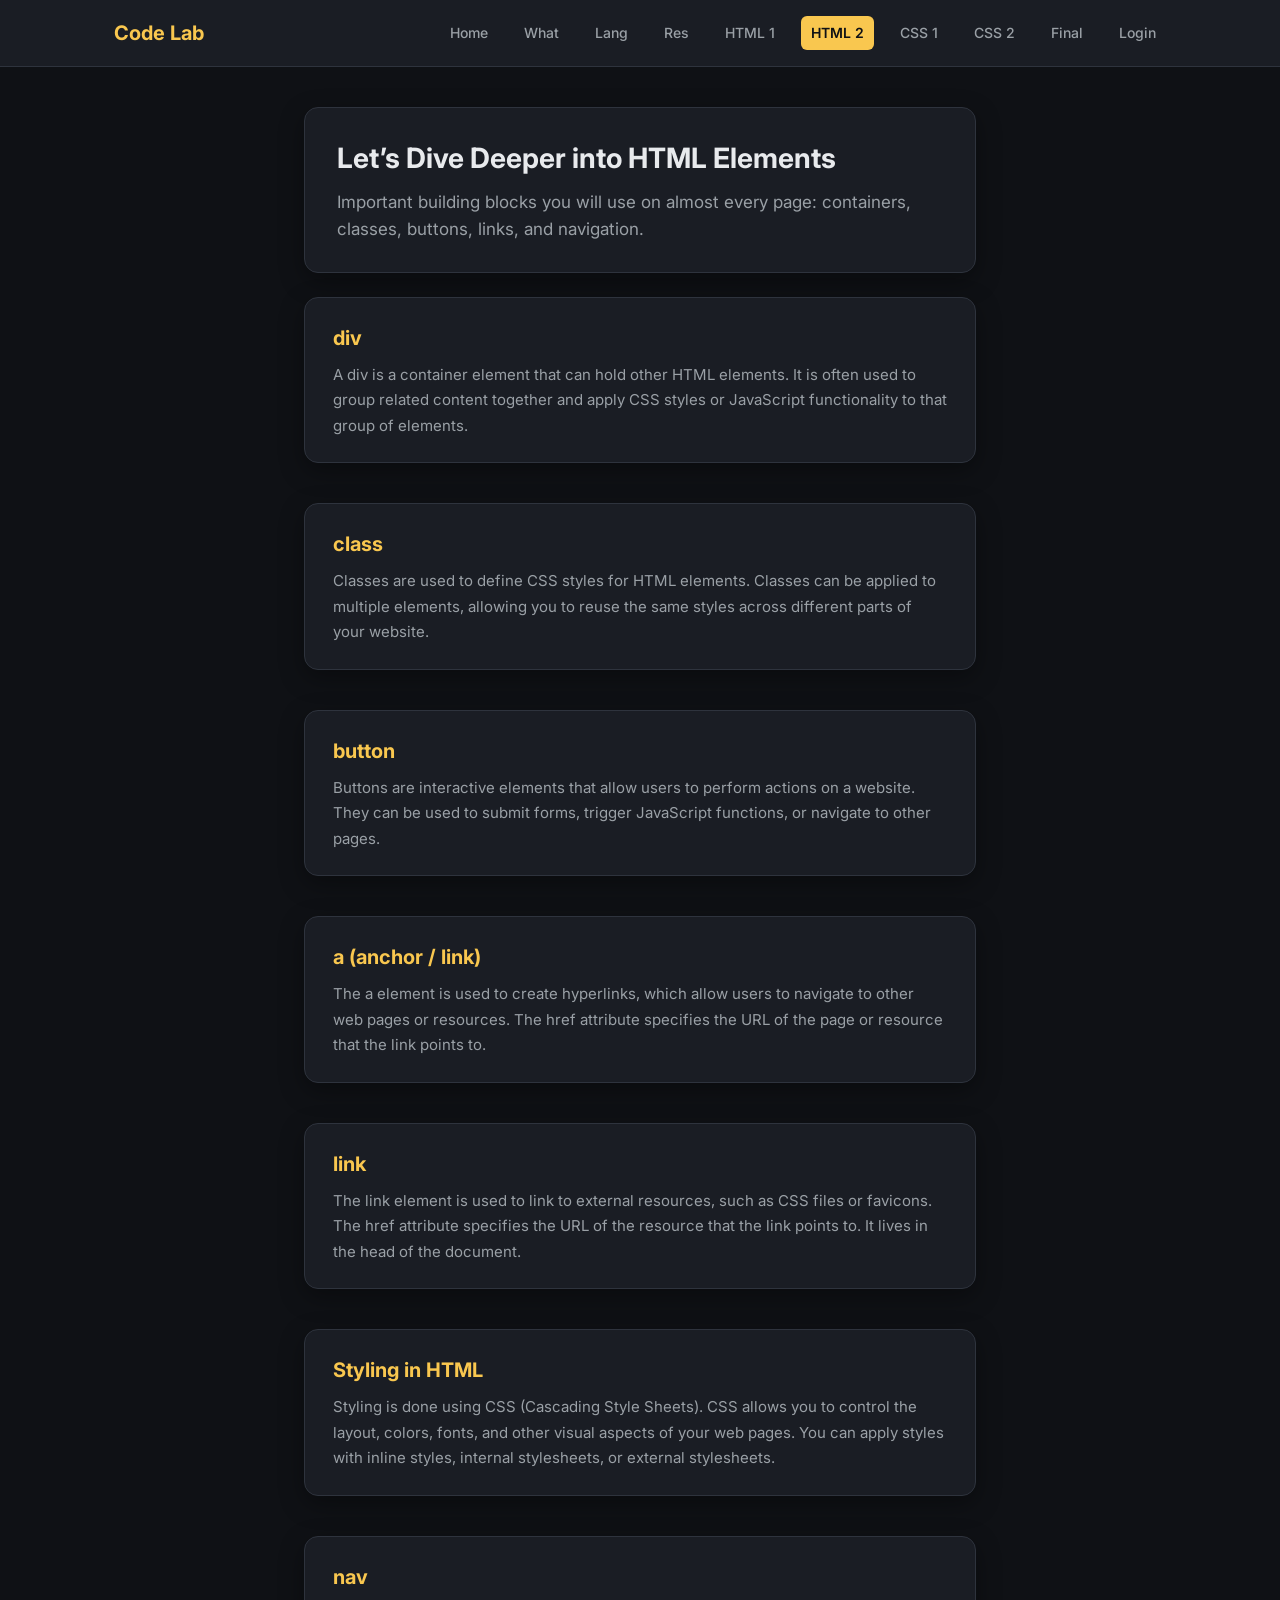
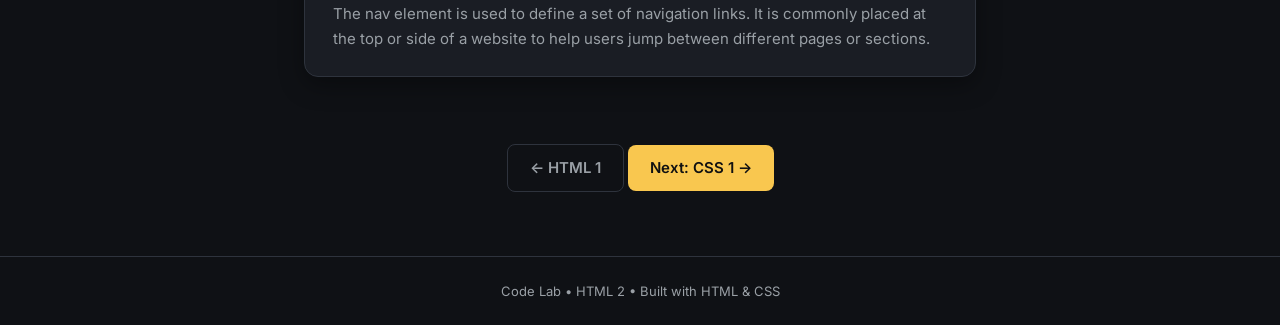
<file: html-2.html>
<!DOCTYPE html>
<html lang="en">
<head>
  <meta charset="UTF-8">
  <meta name="viewport" content="width=device-width, initial-scale=1.0">
  <title>HTML 2 • Code Lab</title>
  <link rel="stylesheet" href="style.css">
  <link rel="preconnect" href="https://fonts.googleapis.com">
  <link rel="preconnect" href="https://fonts.gstatic.com" crossorigin>
  <link href="https://fonts.googleapis.com/css2?family=Inter:wght@400;500;600;700&display=swap" rel="stylesheet">
  <style>
    .element-card {
      background: var(--surface);
      border: 1px solid var(--border);
      border-radius: var(--radius);
      padding: 24px 28px;
      box-shadow: var(--shadow);
      margin-bottom: 16px;
      transition: 0.2s ease;
    }
    .element-card:hover {
      transform: translateY(-3px);
      border-color: var(--accent);
    }
    .element-card h2 {
      color: var(--accent);
      font-size: 20px;
      margin-bottom: 8px;
    }
    .element-card p {
      color: var(--text-muted);
      font-size: 15px;
      line-height: 1.7;
      margin: 0;
    }
  </style>
</head>
<body>
  <header class="site-header">
    <nav class="nav">
      <div class="nav-brand">Code Lab</div>
      <div class="nav-links">
        <a href="index.html">Home</a>
        <a href="what-is-coding.html">What</a>
        <a href="languages.html">Lang</a>
        <a href="resources.html">Res</a>
        <a href="html-1.html">HTML 1</a>
        <a class="active" href="html-2.html">HTML 2</a>
        <a href="css-1.html">CSS 1</a>
        <a href="css-2.html">CSS 2</a>
        <a href="final.html">Final</a>
        <a href="account.html">Login</a>
      </div>
    </nav>
  </header>

  <main class="container">
    <section class="card card-dark">
      <h1>Let’s Dive Deeper into HTML Elements</h1>
      <p class="lead">Important building blocks you will use on almost every page: containers, classes, buttons, links, and navigation.</p>
    </section>

    <article class="element-card">
      <h2>div</h2>
      <p>A div is a container element that can hold other HTML elements. It is often used to group related content together and apply CSS styles or JavaScript functionality to that group of elements.</p>
    </article>

    <article class="element-card">
      <h2>class</h2>
      <p>Classes are used to define CSS styles for HTML elements. Classes can be applied to multiple elements, allowing you to reuse the same styles across different parts of your website.</p>
    </article>

    <article class="element-card">
      <h2>button</h2>
      <p>Buttons are interactive elements that allow users to perform actions on a website. They can be used to submit forms, trigger JavaScript functions, or navigate to other pages.</p>
    </article>

    <article class="element-card">
      <h2>a (anchor / link)</h2>
      <p>The a element is used to create hyperlinks, which allow users to navigate to other web pages or resources. The href attribute specifies the URL of the page or resource that the link points to.</p>
    </article>

    <article class="element-card">
      <h2>link</h2>
      <p>The link element is used to link to external resources, such as CSS files or favicons. The href attribute specifies the URL of the resource that the link points to. It lives in the head of the document.</p>
    </article>

    <article class="element-card">
      <h2>Styling in HTML</h2>
      <p>Styling is done using CSS (Cascading Style Sheets). CSS allows you to control the layout, colors, fonts, and other visual aspects of your web pages. You can apply styles with inline styles, internal stylesheets, or external stylesheets.</p>
    </article>

    <article class="element-card">
      <h2>nav</h2>
      <p>The nav element is used to define a set of navigation links. It is commonly placed at the top or side of a website to help users jump between different pages or sections.</p>
    </article>

    <div class="actions">
      <a href="html-1.html" class="btn btn-secondary">← HTML 1</a>
      <a href="css-1.html" class="btn btn-primary">Next: CSS 1 →</a>
    </div>
  </main>

  <footer class="site-footer">
    <p>Code Lab • HTML 2 • Built with HTML & CSS</p>
  </footer>
</body>
</html>
</file>
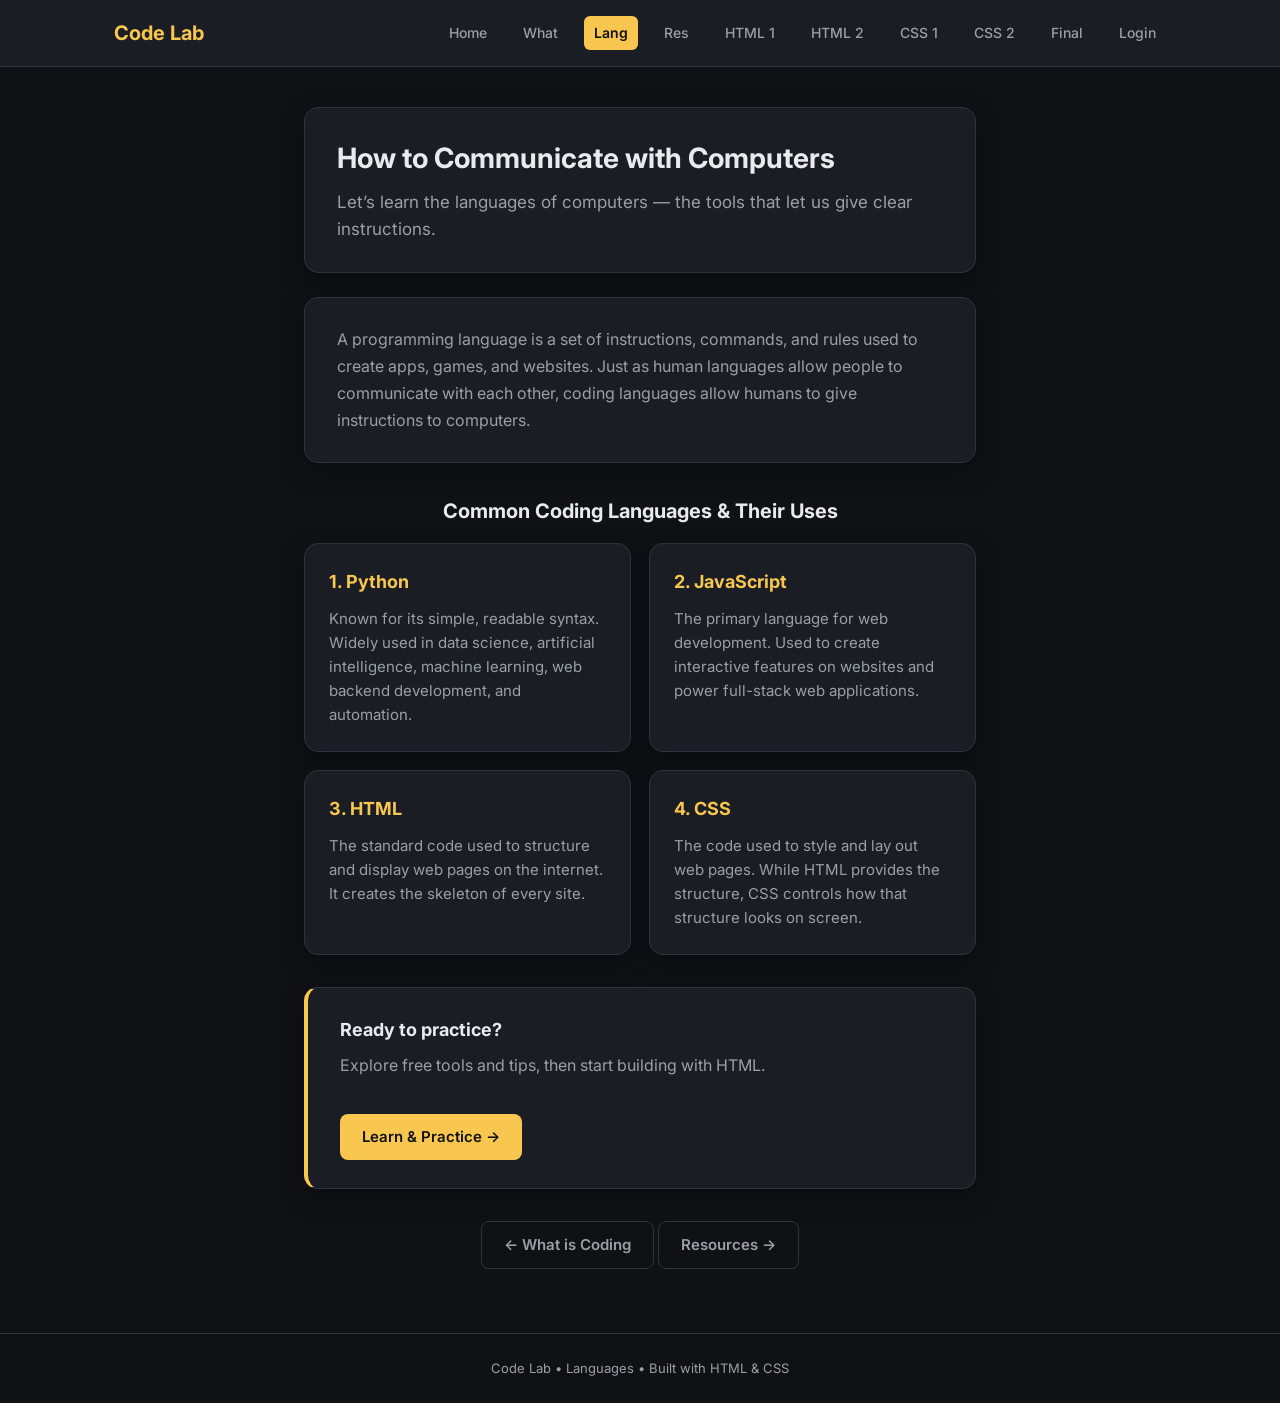
<file: languages.html>
<!DOCTYPE html>
<html lang="en">
<head>
  <meta charset="UTF-8">
  <meta name="viewport" content="width=device-width, initial-scale=1.0">
  <title>Languages • Code Lab</title>
  <link rel="stylesheet" href="style.css">
  <link rel="preconnect" href="https://fonts.googleapis.com">
  <link rel="preconnect" href="https://fonts.gstatic.com" crossorigin>
  <link href="https://fonts.googleapis.com/css2?family=Inter:wght@400;500;600;700&display=swap" rel="stylesheet">
  <style>
    .lang-grid {
      display: grid;
      grid-template-columns: repeat(auto-fit, minmax(240px, 1fr));
      gap: 18px;
      margin-top: 8px;
    }
    .lang-card {
      background: var(--surface);
      border: 1px solid var(--border);
      border-radius: var(--radius);
      padding: 24px;
      box-shadow: var(--shadow);
      transition: 0.2s ease;
    }
    .lang-card:hover {
      transform: translateY(-4px);
      border-color: var(--accent);
    }
    .lang-card h3 {
      color: var(--accent);
      font-size: 18px;
      margin-bottom: 10px;
    }
    .lang-card p {
      color: var(--text-muted);
      font-size: 15px;
      line-height: 1.6;
      margin: 0;
    }
    .intro-box {
      background: var(--surface);
      border: 1px solid var(--border);
      border-radius: var(--radius);
      padding: 28px 32px;
      box-shadow: var(--shadow);
      margin-bottom: 8px;
    }
    .intro-box p {
      color: var(--text-muted);
      line-height: 1.7;
      margin: 0;
    }
  </style>
</head>
<body>
  <header class="site-header">
    <nav class="nav">
      <div class="nav-brand">Code Lab</div>
      <div class="nav-links">
        <a href="index.html">Home</a>
        <a href="what-is-coding.html">What</a>
        <a class="active" href="languages.html">Lang</a>
        <a href="resources.html">Res</a>
        <a href="html-1.html">HTML 1</a>
        <a href="html-2.html">HTML 2</a>
        <a href="css-1.html">CSS 1</a>
        <a href="css-2.html">CSS 2</a>
        <a href="final.html">Final</a>
        <a href="account.html">Login</a>
      </div>
    </nav>
  </header>

  <main class="container">
    <section class="card card-dark">
      <h1>How to Communicate with Computers</h1>
      <p class="lead">Let’s learn the languages of computers — the tools that let us give clear instructions.</p>
    </section>

    <section class="intro-box">
      <p>A programming language is a set of instructions, commands, and rules used to create apps, games, and websites. Just as human languages allow people to communicate with each other, coding languages allow humans to give instructions to computers.</p>
    </section>

    <section>
      <h2 style="color: var(--text); font-size: 20px; margin-bottom: 16px; text-align: center;">Common Coding Languages & Their Uses</h2>
      <div class="lang-grid">
        <article class="lang-card">
          <h3>1. Python</h3>
          <p>Known for its simple, readable syntax. Widely used in data science, artificial intelligence, machine learning, web backend development, and automation.</p>
        </article>
        <article class="lang-card">
          <h3>2. JavaScript</h3>
          <p>The primary language for web development. Used to create interactive features on websites and power full-stack web applications.</p>
        </article>
        <article class="lang-card">
          <h3>3. HTML</h3>
          <p>The standard code used to structure and display web pages on the internet. It creates the skeleton of every site.</p>
        </article>
        <article class="lang-card">
          <h3>4. CSS</h3>
          <p>The code used to style and lay out web pages. While HTML provides the structure, CSS controls how that structure looks on screen.</p>
        </article>
      </div>
    </section>

    <section class="card card-accent" style="margin-top: 8px;">
      <h2 style="font-size: 18px; margin-bottom: 8px;">Ready to practice?</h2>
      <p style="color: var(--text-muted); margin-bottom: 16px;">Explore free tools and tips, then start building with HTML.</p>
      <a href="resources.html" class="btn btn-primary">Learn & Practice →</a>
    </section>

    <div class="actions">
      <a href="what-is-coding.html" class="btn btn-secondary">← What is Coding</a>
      <a href="resources.html" class="btn btn-secondary">Resources →</a>
    </div>
  </main>

  <footer class="site-footer">
    <p>Code Lab • Languages • Built with HTML & CSS</p>
  </footer>
</body>
</html>
</file>
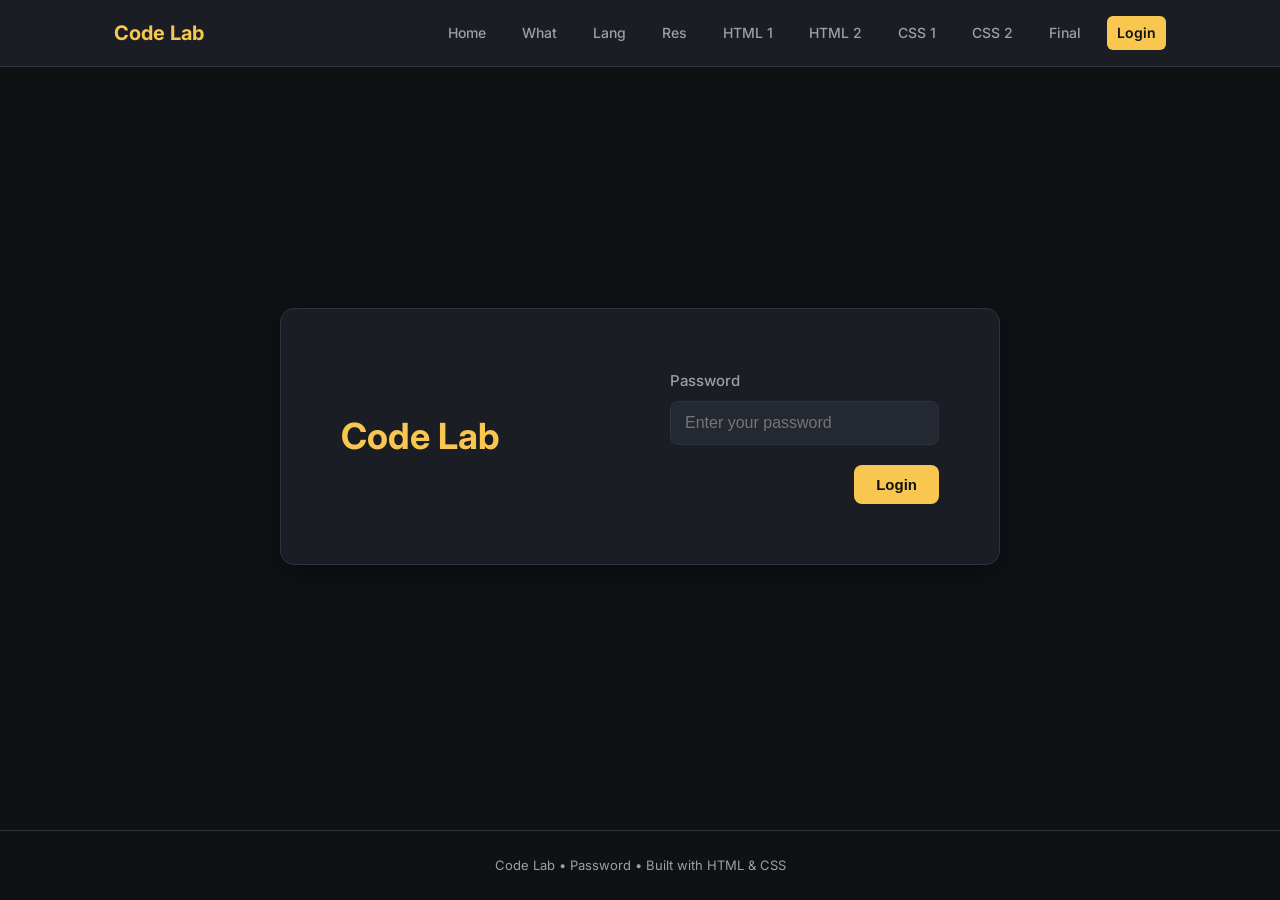
<file: pass.html>
<!DOCTYPE html>
<html lang="en">
<head>
  <meta charset="UTF-8">
  <meta name="viewport" content="width=device-width, initial-scale=1.0">
  <title>Password • Code Lab</title>
  <link rel="stylesheet" href="style.css">
  <link rel="preconnect" href="https://fonts.googleapis.com">
  <link rel="preconnect" href="https://fonts.gstatic.com" crossorigin>
  <link href="https://fonts.googleapis.com/css2?family=Inter:wght@400;500;600;700&display=swap" rel="stylesheet">
  <style>
    main.login-main {
      flex: 1;
      display: flex;
      align-items: center;
      justify-content: center;
      padding: 40px 24px 64px;
      width: 100%;
    }
    .login-container {
      display: flex;
      flex-direction: row;
      background: var(--surface);
      border: 1px solid var(--border);
      box-shadow: var(--shadow);
      border-radius: var(--radius);
      padding: 40px;
      width: 100%;
      max-width: 720px;
      gap: 20px;
    }
    .login-left {
      flex: 1;
      display: flex;
      flex-direction: column;
      justify-content: center;
      padding: 20px;
      font-size: 36px;
      font-weight: 700;
      color: var(--accent);
    }
    .login-right {
      flex: 1;
      display: flex;
      flex-direction: column;
      justify-content: flex-start;
      padding: 20px;
    }
    .login-form {
      display: flex;
      flex-direction: column;
      gap: 16px;
    }
    .field {
      display: flex;
      flex-direction: column;
      gap: 8px;
    }
    .field label {
      font-size: 15px;
      color: var(--text-muted);
      font-weight: 500;
    }
    .field input {
      padding: 12px 14px;
      font-size: 16px;
      background: var(--surface-2);
      border-radius: 8px;
      border: 1px solid var(--border);
      width: 100%;
      color: var(--text);
      transition: border-color 0.2s ease;
    }
    .field input:focus {
      outline: none;
      border-color: var(--accent);
    }
    .login-form .btn {
      align-self: flex-end;
      margin-top: 4px;
    }
    @media (max-width: 640px) {
      .login-container {
        flex-direction: column;
        padding: 28px 24px;
      }
      .login-left {
        font-size: 28px;
        padding: 0 0 8px;
      }
      .login-right {
        padding: 0;
      }
    }
  </style>
</head>
<body>
  <header class="site-header">
    <nav class="nav">
      <div class="nav-brand">Code Lab</div>
      <div class="nav-links">
        <a href="index.html">Home</a>
        <a href="what-is-coding.html">What</a>
        <a href="languages.html">Lang</a>
        <a href="resources.html">Res</a>
        <a href="html-1.html">HTML 1</a>
        <a href="html-2.html">HTML 2</a>
        <a href="css-1.html">CSS 1</a>
        <a href="css-2.html">CSS 2</a>
        <a href="final.html">Final</a>
        <a class="active" href="account.html">Login</a>
      </div>
    </nav>
  </header>

  <main class="login-main">
    <div class="login-container">
      <div class="login-left">Code Lab</div>
      <div class="login-right">
        <form class="login-form" action="final.html" method="get">
          <div class="field">
            <label for="login-pass">Password</label>
            <input type="password" name="password" id="login-pass" placeholder="Enter your password" required>
          </div>
          <button type="submit" class="btn btn-primary">Login</button>
        </form>
      </div>
    </div>
  </main>

  <footer class="site-footer">
    <p>Code Lab • Password • Built with HTML & CSS</p>
  </footer>
</body>
</html>
</file>
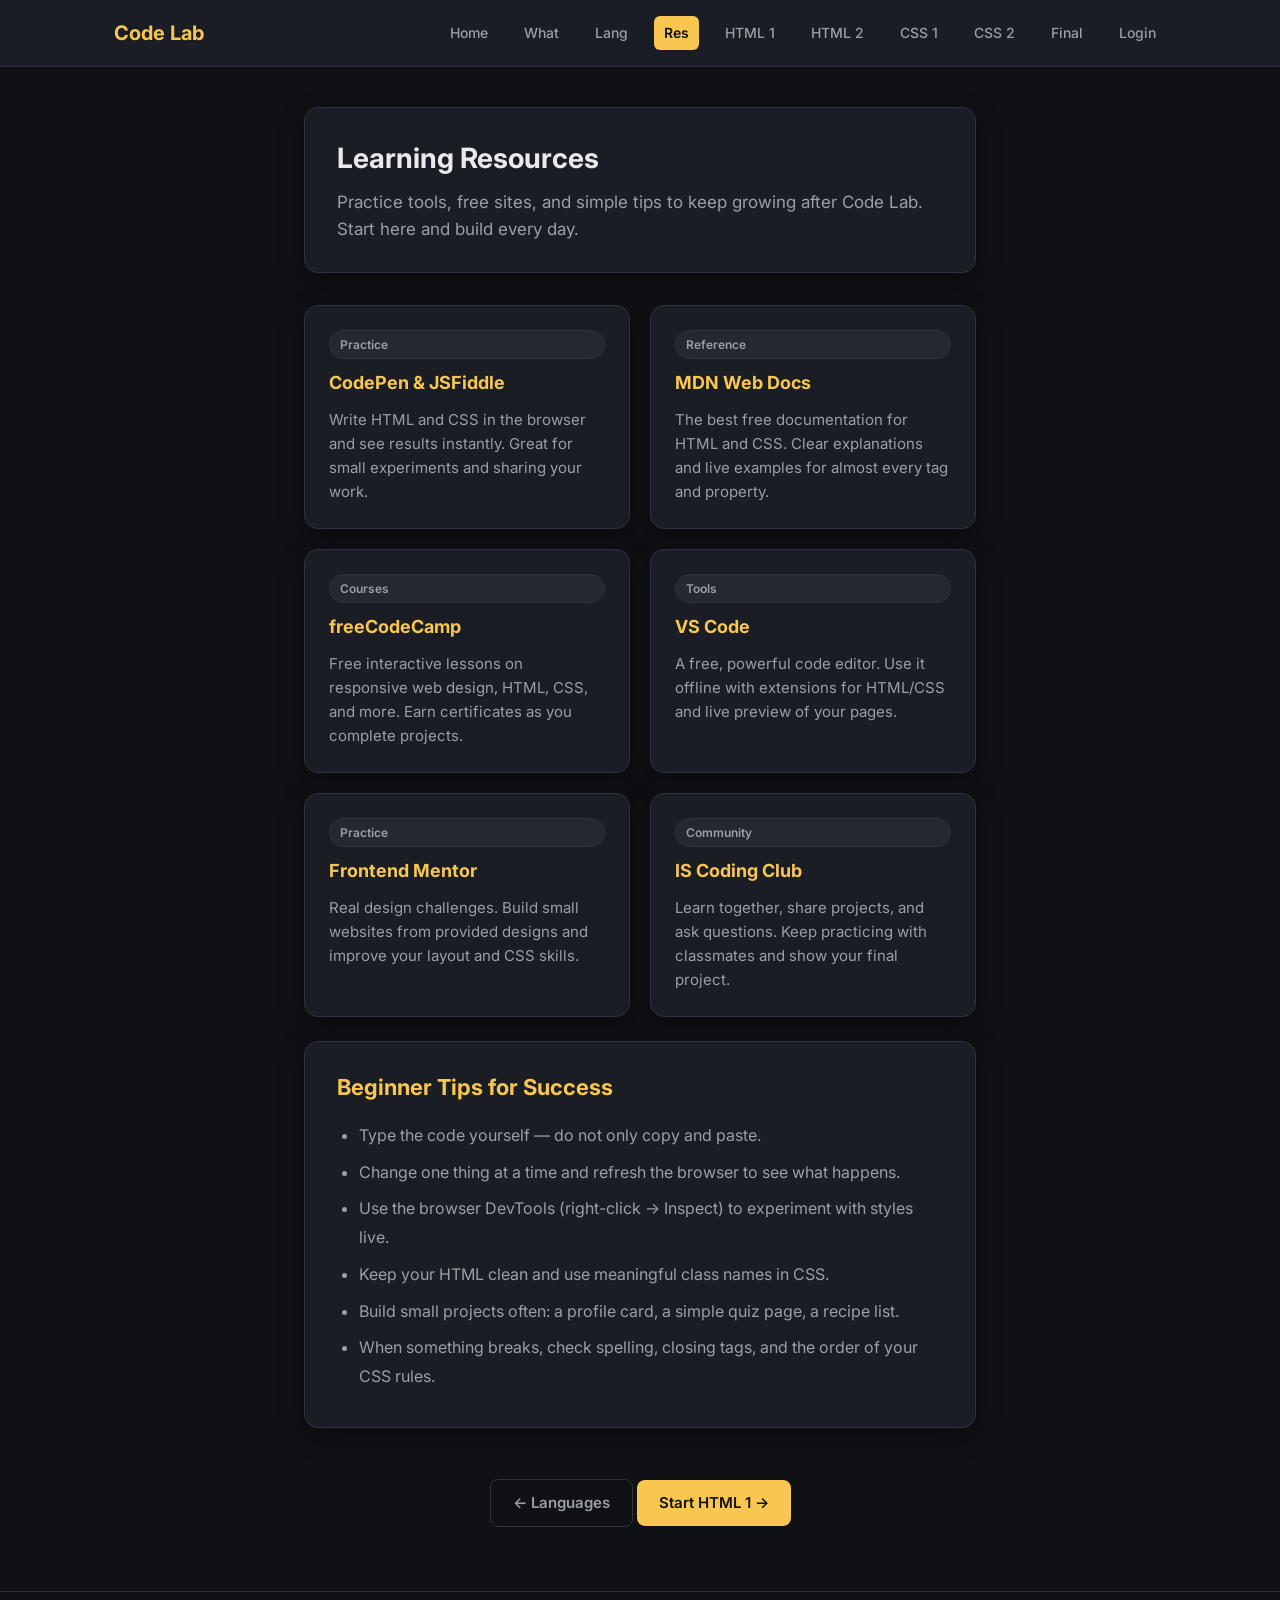
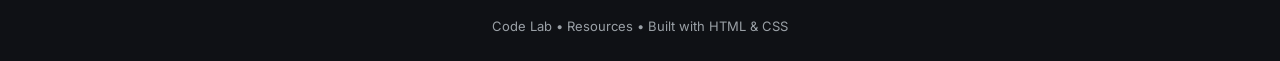
<file: resources.html>
<!DOCTYPE html>
<html lang="en">
<head>
  <meta charset="UTF-8">
  <meta name="viewport" content="width=device-width, initial-scale=1.0">
  <title>Resources • Code Lab</title>
  <link rel="stylesheet" href="style.css">
  <link rel="preconnect" href="https://fonts.googleapis.com">
  <link rel="preconnect" href="https://fonts.gstatic.com" crossorigin>
  <link href="https://fonts.googleapis.com/css2?family=Inter:wght@400;500;600;700&display=swap" rel="stylesheet">
  <style>
    .resource-grid {
      display: grid;
      grid-template-columns: repeat(auto-fit, minmax(260px, 1fr));
      gap: 20px;
      margin-top: 8px;
    }
    .resource-card {
      background: var(--surface);
      border: 1px solid var(--border);
      border-radius: var(--radius);
      padding: 24px;
      box-shadow: var(--shadow);
      transition: 0.2s ease;
      display: flex;
      flex-direction: column;
      gap: 10px;
    }
    .resource-card:hover {
      transform: translateY(-4px);
      box-shadow: 0 12px 32px rgba(0, 0, 0, 0.45);
      border-color: var(--accent);
    }
    .resource-card h3 {
      color: var(--accent);
      font-size: 18px;
      margin: 0;
    }
    .resource-card p {
      color: var(--text-muted);
      font-size: 15px;
      line-height: 1.6;
      flex: 1;
      margin: 0;
    }
    .tag {
      display: inline-block;
      background: var(--surface-2);
      color: var(--text-muted);
      font-size: 12px;
      font-weight: 600;
      padding: 4px 10px;
      border-radius: 999px;
      border: 1px solid var(--border);
    }
    .tips {
      background: var(--surface);
      border: 1px solid var(--border);
      border-radius: var(--radius);
      padding: 28px 32px;
      box-shadow: var(--shadow);
    }
    .tips h2 {
      color: var(--accent);
      margin-bottom: 16px;
      font-size: 22px;
    }
    .tips ul {
      padding-left: 22px;
      color: var(--text-muted);
      line-height: 1.8;
    }
    .tips li {
      margin-bottom: 8px;
    }
  </style>
</head>
<body>
  <header class="site-header">
    <nav class="nav">
      <div class="nav-brand">Code Lab</div>
      <div class="nav-links">
        <a href="index.html">Home</a>
        <a href="what-is-coding.html">What</a>
        <a href="languages.html">Lang</a>
        <a class="active" href="resources.html">Res</a>
        <a href="html-1.html">HTML 1</a>
        <a href="html-2.html">HTML 2</a>
        <a href="css-1.html">CSS 1</a>
        <a href="css-2.html">CSS 2</a>
        <a href="final.html">Final</a>
        <a href="account.html">Login</a>
      </div>
    </nav>
  </header>

  <main class="container">
    <section class="card card-dark">
      <h1>Learning Resources</h1>
      <p class="lead">Practice tools, free sites, and simple tips to keep growing after Code Lab. Start here and build every day.</p>
    </section>

    <section class="resource-grid">
      <article class="resource-card">
        <span class="tag">Practice</span>
        <h3>CodePen & JSFiddle</h3>
        <p>Write HTML and CSS in the browser and see results instantly. Great for small experiments and sharing your work.</p>
      </article>
      <article class="resource-card">
        <span class="tag">Reference</span>
        <h3>MDN Web Docs</h3>
        <p>The best free documentation for HTML and CSS. Clear explanations and live examples for almost every tag and property.</p>
      </article>
      <article class="resource-card">
        <span class="tag">Courses</span>
        <h3>freeCodeCamp</h3>
        <p>Free interactive lessons on responsive web design, HTML, CSS, and more. Earn certificates as you complete projects.</p>
      </article>
      <article class="resource-card">
        <span class="tag">Tools</span>
        <h3>VS Code</h3>
        <p>A free, powerful code editor. Use it offline with extensions for HTML/CSS and live preview of your pages.</p>
      </article>
      <article class="resource-card">
        <span class="tag">Practice</span>
        <h3>Frontend Mentor</h3>
        <p>Real design challenges. Build small websites from provided designs and improve your layout and CSS skills.</p>
      </article>
      <article class="resource-card">
        <span class="tag">Community</span>
        <h3>IS Coding Club</h3>
        <p>Learn together, share projects, and ask questions. Keep practicing with classmates and show your final project.</p>
      </article>
    </section>

    <section class="tips">
      <h2>Beginner Tips for Success</h2>
      <ul>
        <li>Type the code yourself — do not only copy and paste.</li>
        <li>Change one thing at a time and refresh the browser to see what happens.</li>
        <li>Use the browser DevTools (right-click → Inspect) to experiment with styles live.</li>
        <li>Keep your HTML clean and use meaningful class names in CSS.</li>
        <li>Build small projects often: a profile card, a simple quiz page, a recipe list.</li>
        <li>When something breaks, check spelling, closing tags, and the order of your CSS rules.</li>
      </ul>
    </section>

    <div class="actions">
      <a href="languages.html" class="btn btn-secondary">← Languages</a>
      <a href="html-1.html" class="btn btn-primary">Start HTML 1 →</a>
    </div>
  </main>

  <footer class="site-footer">
    <p>Code Lab • Resources • Built with HTML & CSS</p>
  </footer>
</body>
</html>
</file>
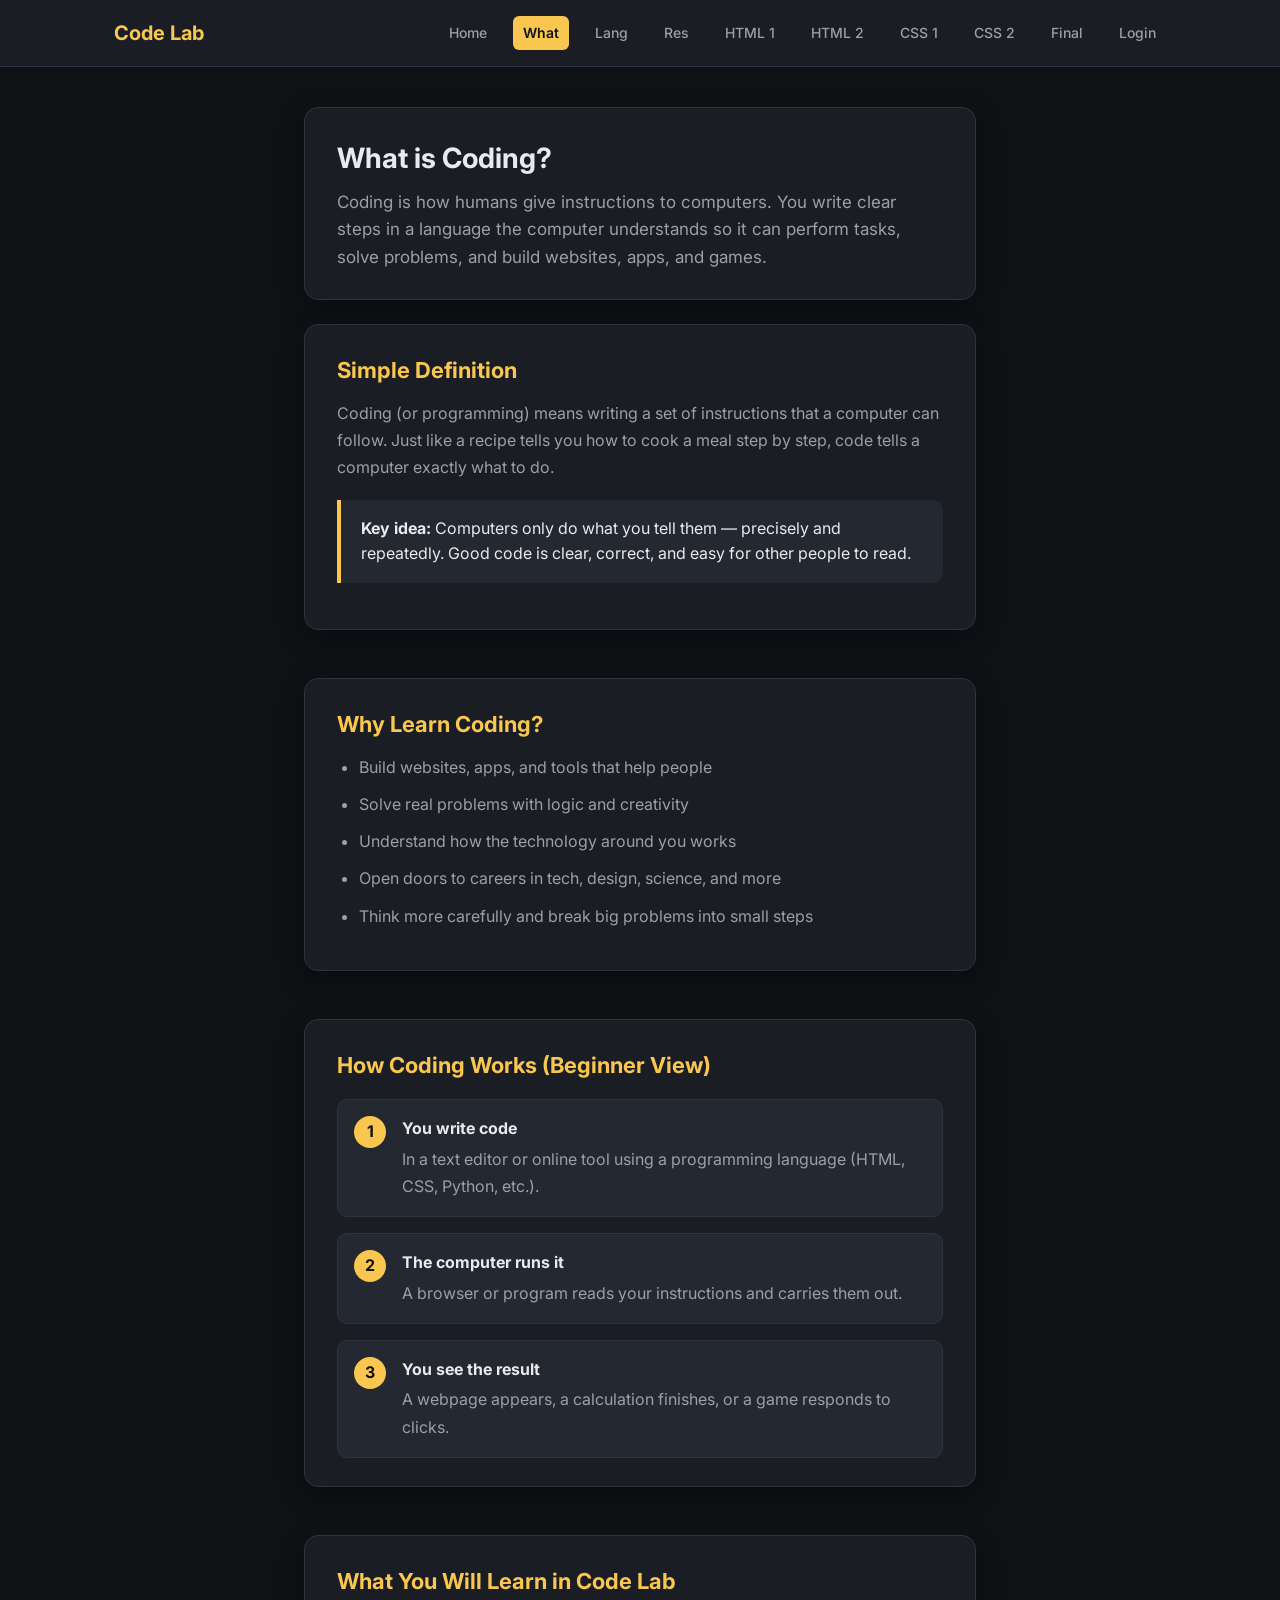
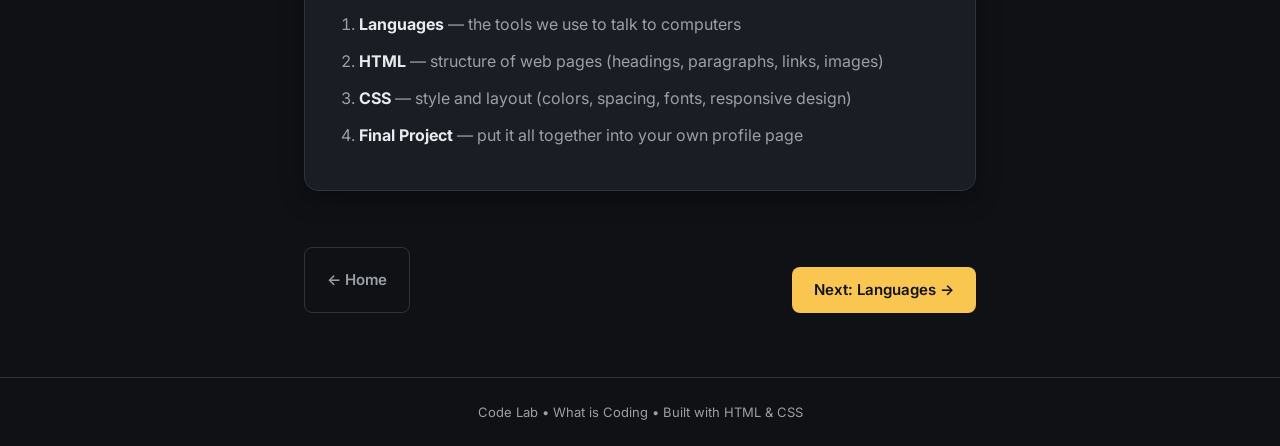
<file: what-is-coding.html>
<!DOCTYPE html>
<html lang="en">
<head>
  <meta charset="UTF-8">
  <meta name="viewport" content="width=device-width, initial-scale=1.0">
  <title>What is Coding • Code Lab</title>
  <link rel="stylesheet" href="style.css">
  <link rel="preconnect" href="https://fonts.googleapis.com">
  <link rel="preconnect" href="https://fonts.gstatic.com" crossorigin>
  <link href="https://fonts.googleapis.com/css2?family=Inter:wght@400;500;600;700&display=swap" rel="stylesheet">
  <style>
    .content-card {
      background: var(--surface);
      border: 1px solid var(--border);
      border-radius: var(--radius);
      padding: 28px 32px;
      box-shadow: var(--shadow);
      margin-bottom: 24px;
    }
    .content-card h2 {
      color: var(--accent);
      font-size: 22px;
      margin-bottom: 12px;
    }
    .content-card p, .content-card li {
      color: var(--text-muted);
      font-size: 16px;
      line-height: 1.7;
      margin-bottom: 10px;
    }
    .content-card ul, .content-card ol {
      padding-left: 22px;
      margin-bottom: 12px;
    }
    .highlight {
      background: var(--surface-2);
      border-left: 4px solid var(--accent);
      padding: 16px 20px;
      border-radius: 0 10px 10px 0;
      margin: 18px 0;
      color: var(--text);
    }
    .steps {
      display: grid;
      gap: 16px;
      margin-top: 16px;
    }
    .step {
      display: flex;
      gap: 16px;
      align-items: flex-start;
      background: var(--surface-2);
      padding: 16px;
      border-radius: 10px;
      border: 1px solid var(--border);
    }
    .step-num {
      background: var(--accent);
      color: #111;
      width: 32px;
      height: 32px;
      border-radius: 50%;
      display: flex;
      align-items: center;
      justify-content: center;
      font-weight: 700;
      flex-shrink: 0;
    }
    .nav-actions {
      display: flex;
      justify-content: space-between;
      gap: 12px;
      margin-top: 8px;
      flex-wrap: wrap;
    }
  </style>
</head>
<body>
  <header class="site-header">
    <nav class="nav">
      <div class="nav-brand">Code Lab</div>
      <div class="nav-links">
        <a href="index.html">Home</a>
        <a class="active" href="what-is-coding.html">What</a>
        <a href="languages.html">Lang</a>
        <a href="resources.html">Res</a>
        <a href="html-1.html">HTML 1</a>
        <a href="html-2.html">HTML 2</a>
        <a href="css-1.html">CSS 1</a>
        <a href="css-2.html">CSS 2</a>
        <a href="final.html">Final</a>
        <a href="account.html">Login</a>
      </div>
    </nav>
  </header>

  <main class="container">
    <section class="card card-dark">
      <h1>What is Coding?</h1>
      <p class="lead">Coding is how humans give instructions to computers. You write clear steps in a language the computer understands so it can perform tasks, solve problems, and build websites, apps, and games.</p>
    </section>

    <section class="content-card">
      <h2>Simple Definition</h2>
      <p>Coding (or programming) means writing a set of instructions that a computer can follow. Just like a recipe tells you how to cook a meal step by step, code tells a computer exactly what to do.</p>
      <div class="highlight">
        <strong>Key idea:</strong> Computers only do what you tell them — precisely and repeatedly. Good code is clear, correct, and easy for other people to read.
      </div>
    </section>

    <section class="content-card">
      <h2>Why Learn Coding?</h2>
      <ul>
        <li>Build websites, apps, and tools that help people</li>
        <li>Solve real problems with logic and creativity</li>
        <li>Understand how the technology around you works</li>
        <li>Open doors to careers in tech, design, science, and more</li>
        <li>Think more carefully and break big problems into small steps</li>
      </ul>
    </section>

    <section class="content-card">
      <h2>How Coding Works (Beginner View)</h2>
      <div class="steps">
        <div class="step">
          <div class="step-num">1</div>
          <div>
            <strong style="color: var(--text);">You write code</strong>
            <p style="margin: 4px 0 0; color: var(--text-muted);">In a text editor or online tool using a programming language (HTML, CSS, Python, etc.).</p>
          </div>
        </div>
        <div class="step">
          <div class="step-num">2</div>
          <div>
            <strong style="color: var(--text);">The computer runs it</strong>
            <p style="margin: 4px 0 0; color: var(--text-muted);">A browser or program reads your instructions and carries them out.</p>
          </div>
        </div>
        <div class="step">
          <div class="step-num">3</div>
          <div>
            <strong style="color: var(--text);">You see the result</strong>
            <p style="margin: 4px 0 0; color: var(--text-muted);">A webpage appears, a calculation finishes, or a game responds to clicks.</p>
          </div>
        </div>
      </div>
    </section>

    <section class="content-card">
      <h2>What You Will Learn in Code Lab</h2>
      <ol>
        <li><strong style="color: var(--text);">Languages</strong> — the tools we use to talk to computers</li>
        <li><strong style="color: var(--text);">HTML</strong> — structure of web pages (headings, paragraphs, links, images)</li>
        <li><strong style="color: var(--text);">CSS</strong> — style and layout (colors, spacing, fonts, responsive design)</li>
        <li><strong style="color: var(--text);">Final Project</strong> — put it all together into your own profile page</li>
      </ol>
    </section>

    <div class="nav-actions actions">
      <a href="index.html" class="btn btn-secondary">← Home</a>
      <a href="languages.html" class="btn btn-primary">Next: Languages →</a>
    </div>
  </main>

  <footer class="site-footer">
    <p>Code Lab • What is Coding • Built with HTML & CSS</p>
  </footer>
</body>
</html>
</file>
<file: style.css>
:root {
  --bg: #0f1115;
  --surface: #1a1d24;
  --surface-2: #242830;
  --text: #e8eaed;
  --text-muted: #9aa0a6;
  --accent: #f9c74f;
  --accent-green: #90be6d;
  --border: #2e333d;
  --radius: 14px;
  --shadow: 0 8px 24px rgba(0, 0, 0, 0.35);
}

* {
  margin: 0;
  padding: 0;
  box-sizing: border-box;
}

body {
  font-family: 'Inter', system-ui, -apple-system, sans-serif;
  background: var(--bg);
  color: var(--text);
  line-height: 1.6;
  min-height: 100vh;
  display: flex;
  flex-direction: column;
}

.site-header {
  background: var(--surface);
  border-bottom: 1px solid var(--border);
  position: sticky;
  top: 0;
  z-index: 100;
}

.nav {
  max-width: 1100px;
  margin: 0 auto;
  padding: 16px 24px;
  display: flex;
  align-items: center;
  justify-content: space-between;
  gap: 24px;
  flex-wrap: wrap;
}

.nav-brand {
  font-weight: 700;
  font-size: 20px;
  color: var(--accent);
}

.nav-links {
  display: flex;
  gap: 6px 16px;
}

.nav-links a {
  color: var(--text-muted);
  text-decoration: none;
  font-size: 14px;
  font-weight: 500;
  padding: 6px 10px;
  border-radius: 6px;
  transition: 0.2s ease;
}

.nav-links a:hover {
  color: var(--text);
  background: var(--surface-2);
}

.nav-links a.active {
  color: var(--bg);
  background: var(--accent);
  font-weight: 600;
}

.container {
  max-width: 720px;
  margin: 0 auto;
  padding: 40px 24px 64px;
  flex: 1;
  display: flex;
  flex-direction: column;
  gap: 24px;
}

.card {
  background: var(--surface);
  border: 1px solid var(--border);
  border-radius: var(--radius);
  padding: 28px 32px;
  box-shadow: var(--shadow);
  transition: 0.2s ease;
}

.card:hover {
  transform: translateY(-3px);
  box-shadow: 0 12px 32px rgba(0, 0, 0, 0.45);
}

.card-dark h1 {
  font-size: 28px;
  margin-bottom: 8px;
}

.lead {
  color: var(--text-muted);
  font-size: 17px;
}

.card-accent {
  border-left: 4px solid var(--accent);
}

.profile-header {
  display: flex;
  align-items: center;
  gap: 18px;
  margin-bottom: 20px;
}

.avatar {
  width: 56px;
  height: 56px;
  background: linear-gradient(135deg, var(--accent), #f8961e);
  color: #111;
  font-weight: 700;
  font-size: 18px;
  border-radius: 50%;
  display: flex;
  align-items: center;
  justify-content: center;
}

.card-accent h2 {
  font-size: 22px;
  margin-bottom: 2px;
}

.location {
  color: var(--text-muted);
  font-size: 14px;
}

.card-certificate {
  text-align: center;
  border: 1px solid rgba(144, 190, 109, 0.35);
  background: linear-gradient(160deg, var(--surface) 0%, #1a2318 100%);
}

.certificate-badge {
  display: inline-block;
  background: var(--accent-green);
  color: #0f1115;
  font-size: 12px;
  font-weight: 700;
  letter-spacing: 1px;
  text-transform: uppercase;
  padding: 5px 14px;
  border-radius: 999px;
  margin-bottom: 16px;
}

.card-certificate h2 {
  font-size: 24px;
  margin-bottom: 6px;
}

.cert-for {
  color: var(--text-muted);
  margin-bottom: 20px;
}

.skills {
  display: flex;
  flex-wrap: wrap;
  justify-content: center;
  gap: 8px;
  margin-bottom: 20px;
}

.skills span {
  background: var(--surface-2);
  border: 1px solid var(--border);
  padding: 6px 14px;
  border-radius: 999px;
  font-size: 13px;
  font-weight: 500;
}

.congrats {
  font-weight: 500;
  color: var(--accent-green);
}

.btn {
  display: inline-flex;
  align-items: center;
  justify-content: center;
  padding: 11px 22px;
  border-radius: 8px;
  font-weight: 600;
  font-size: 15px;
  text-decoration: none;
  border: none;
  cursor: pointer;
  transition: 0.2s ease;
}

.btn-primary {
  background: var(--accent);
  color: #111;
  margin-top: 20px;
}

.btn-primary:hover {
  background: #fcd34d;
  transform: translateY(-1px);
}

.btn-secondary {
  background: transparent;
  color: var(--text-muted);
  border: 1px solid var(--border);
}

.btn-secondary:hover {
  color: var(--text);
  border-color: var(--text-muted);
  background: var(--surface-2);
}

.actions {
  text-align: center;
  margin-top: 8px;
}

.site-footer {
  text-align: center;
  padding: 24px;
  color: var(--text-muted);
  font-size: 13px;
  border-top: 1px solid var(--border);
}
</file>
